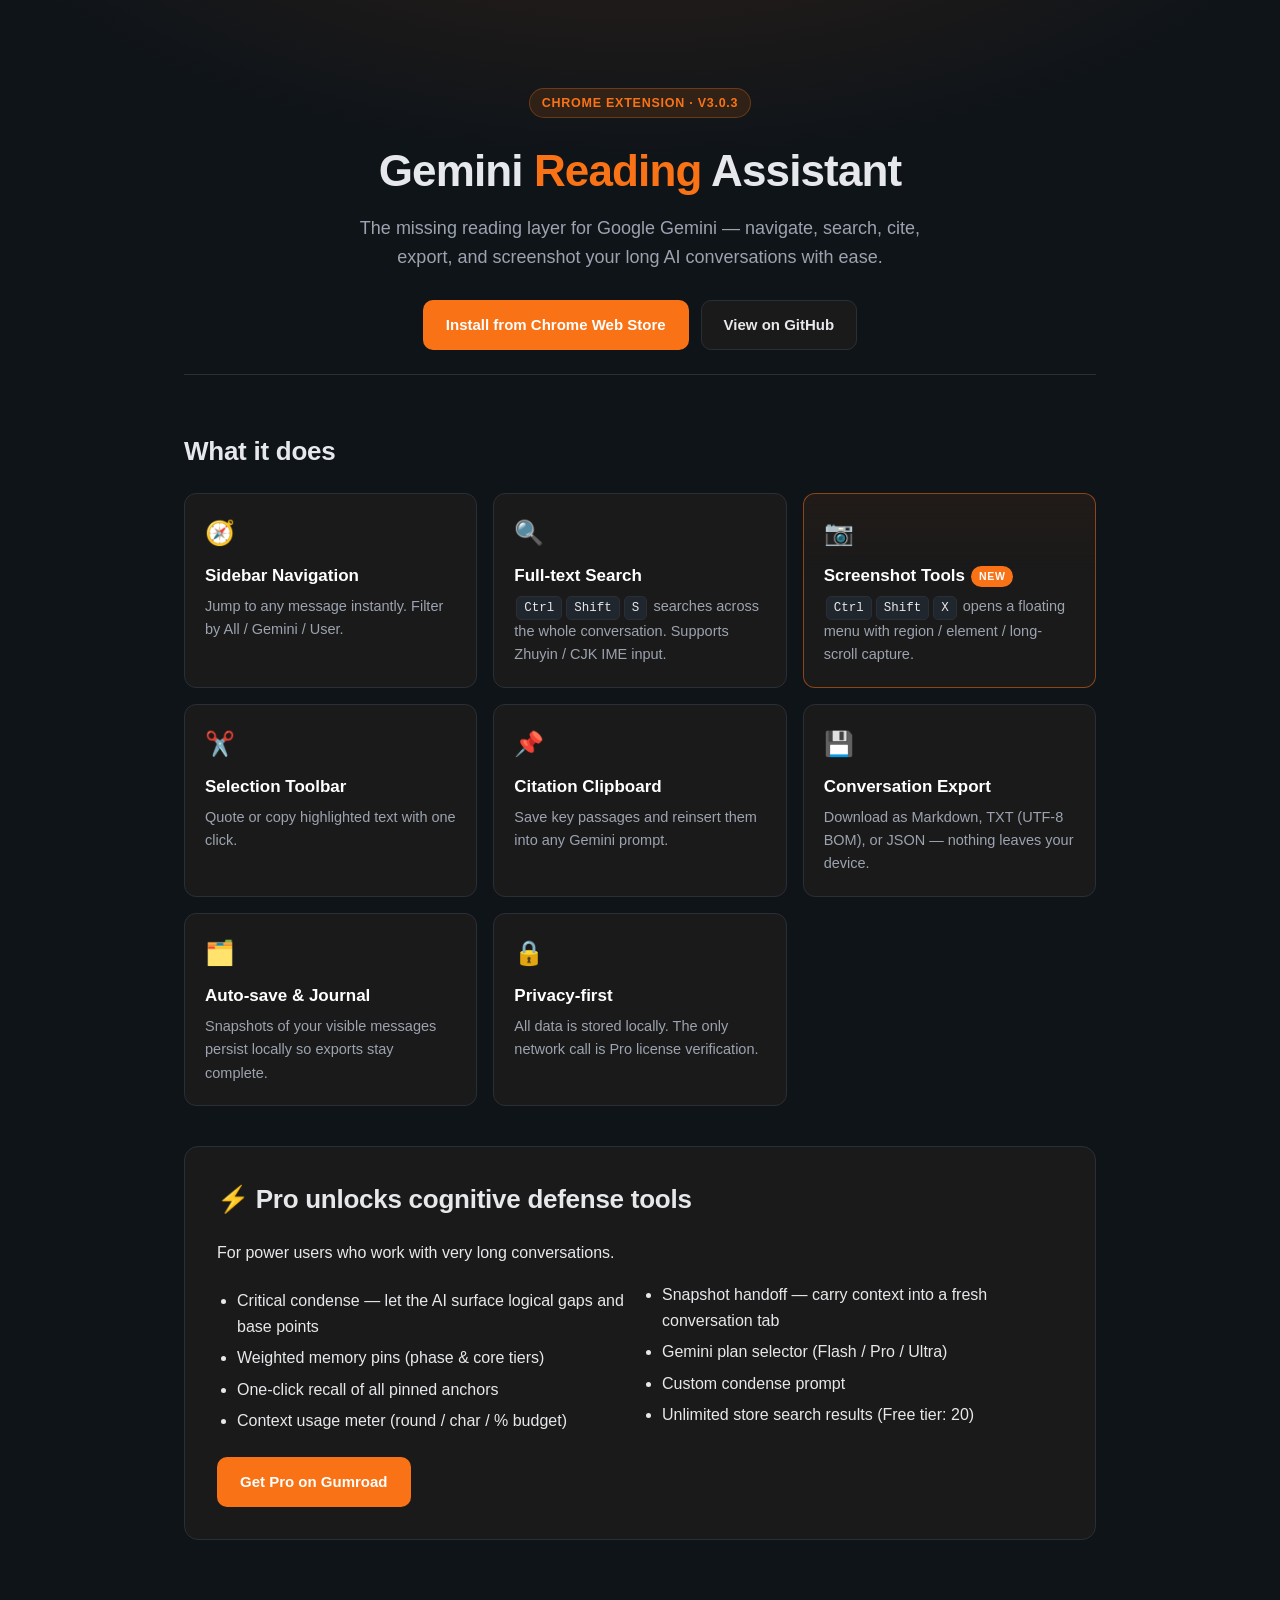
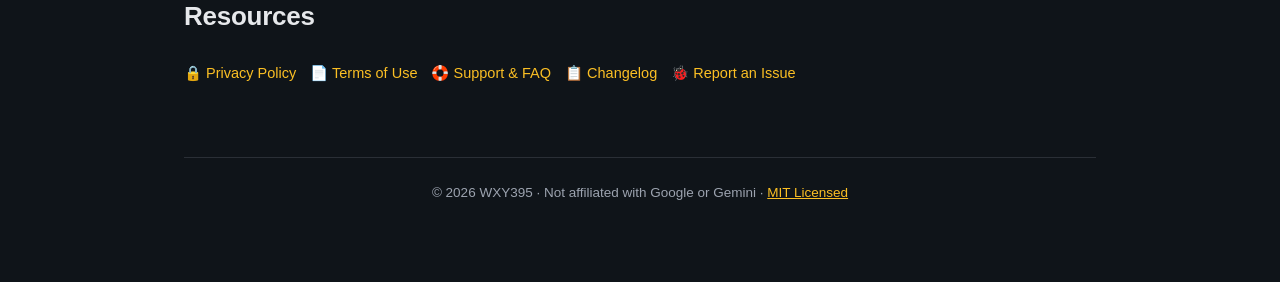
<file: index.html>
<!DOCTYPE html>
<html lang="en">
<head>
<meta charset="UTF-8">
<meta name="viewport" content="width=device-width,initial-scale=1">
<title>Gemini Reading Assistant — A reading layer for Gemini</title>
<meta name="description" content="Chrome extension that adds navigation, search, citation, export, and screenshot tools to your Google Gemini conversations.">
<meta property="og:title" content="Gemini Reading Assistant">
<meta property="og:description" content="A reading layer for Google Gemini — sidebar navigation, full-text search, screenshot tools, and more.">
<meta property="og:type" content="website">
<style>
  :root {
    --bg: #0f1419;
    --panel: #1a1a1a;
    --panel-2: #20262d;
    --border: #2a2f36;
    --text: #e6e8eb;
    --muted: #9ca3af;
    --accent: #f97316;
    --accent-2: #fb923c;
    --link: #fbbf24;
  }
  * { box-sizing: border-box; }
  html, body { margin: 0; padding: 0; }
  body {
    background: radial-gradient(1200px 600px at 50% -200px, rgba(249,115,22,0.15), transparent 60%), var(--bg);
    color: var(--text);
    font-family: -apple-system, BlinkMacSystemFont, "Segoe UI", Roboto, "Helvetica Neue", Arial, "Noto Sans TC", sans-serif;
    line-height: 1.6;
  }
  .wrap { max-width: 960px; margin: 0 auto; padding: 48px 24px 80px; }
  header.hero {
    text-align: center;
    padding: 40px 0 24px;
    border-bottom: 1px solid var(--border);
    margin-bottom: 48px;
  }
  .badge {
    display: inline-block;
    padding: 4px 12px;
    border-radius: 999px;
    background: rgba(249,115,22,0.12);
    color: var(--accent);
    font-size: 12.5px;
    letter-spacing: 0.06em;
    text-transform: uppercase;
    font-weight: 600;
    border: 1px solid rgba(249,115,22,0.3);
  }
  h1 {
    font-size: 44px;
    font-weight: 800;
    margin: 18px 0 8px;
    letter-spacing: -0.02em;
  }
  h1 .accent { color: var(--accent); }
  .tagline {
    font-size: 18px;
    color: var(--muted);
    max-width: 600px;
    margin: 0 auto 28px;
  }
  .cta-row {
    display: flex;
    gap: 12px;
    justify-content: center;
    flex-wrap: wrap;
    margin-top: 20px;
  }
  .btn {
    display: inline-flex;
    align-items: center;
    gap: 8px;
    padding: 12px 22px;
    border-radius: 10px;
    text-decoration: none;
    font-size: 15px;
    font-weight: 600;
    transition: transform 0.1s, background 0.15s;
    border: 1px solid transparent;
  }
  .btn-primary {
    background: var(--accent);
    color: #fff;
  }
  .btn-primary:hover {
    background: var(--accent-2);
    transform: translateY(-1px);
  }
  .btn-secondary {
    background: var(--panel);
    color: var(--text);
    border-color: var(--border);
  }
  .btn-secondary:hover {
    background: var(--panel-2);
    transform: translateY(-1px);
  }

  h2 {
    font-size: 26px;
    margin: 56px 0 20px;
    letter-spacing: -0.01em;
  }
  .features {
    display: grid;
    grid-template-columns: repeat(auto-fit, minmax(260px, 1fr));
    gap: 16px;
  }
  .feature {
    background: var(--panel);
    border: 1px solid var(--border);
    border-radius: 12px;
    padding: 20px;
  }
  .feature .ico {
    font-size: 24px;
    margin-bottom: 10px;
  }
  .feature h3 {
    margin: 4px 0 6px;
    font-size: 17px;
    color: #fff;
  }
  .feature p { margin: 0; color: var(--muted); font-size: 14.5px; }
  .feature.new {
    border-color: rgba(249,115,22,0.5);
    background: linear-gradient(180deg, rgba(249,115,22,0.08) 0%, var(--panel) 40%);
  }
  .feature .new-badge {
    display: inline-block;
    background: var(--accent);
    color: #fff;
    font-size: 10.5px;
    font-weight: 700;
    padding: 2px 8px;
    border-radius: 999px;
    letter-spacing: 0.06em;
    margin-left: 6px;
    vertical-align: middle;
  }

  .pro-section {
    background: var(--panel);
    border: 1px solid var(--border);
    border-radius: 14px;
    padding: 32px;
    margin-top: 40px;
  }
  .pro-section h2 { margin-top: 0; }
  .pro-list { columns: 2; column-gap: 24px; padding-left: 20px; }
  .pro-list li { margin: 6px 0; }
  @media (max-width: 600px) { .pro-list { columns: 1; } }

  .links-row {
    display: flex;
    gap: 14px;
    flex-wrap: wrap;
    margin-top: 24px;
    font-size: 14.5px;
  }
  .links-row a {
    color: var(--link);
    text-decoration: none;
  }
  .links-row a:hover { color: var(--accent); text-decoration: underline; }

  footer {
    margin-top: 72px;
    padding-top: 24px;
    border-top: 1px solid var(--border);
    text-align: center;
    color: var(--muted);
    font-size: 13.5px;
  }
  footer a { color: var(--link); }
  .kbd {
    display: inline-block;
    font-family: ui-monospace, "SF Mono", Consolas, monospace;
    background: var(--panel-2);
    border: 1px solid var(--border);
    border-radius: 5px;
    padding: 1px 7px;
    font-size: 12.5px;
    color: var(--text);
    margin: 0 2px;
  }

  @media (max-width: 600px) {
    h1 { font-size: 30px; }
    .tagline { font-size: 15px; }
    .wrap { padding: 24px 16px 48px; }
  }
</style>
</head>
<body>
<div class="wrap">

  <header class="hero">
    <span class="badge">Chrome Extension · v3.0.3</span>
    <h1>Gemini <span class="accent">Reading</span> Assistant</h1>
    <p class="tagline">
      The missing reading layer for Google Gemini — navigate, search, cite, export,
      and screenshot your long AI conversations with ease.
    </p>
    <div class="cta-row">
      <a class="btn btn-primary"
         href="https://chromewebstore.google.com/detail/gemini-reading-assistant/pkjhdddhfmiobolikabciojnkigjopkg"
         target="_blank" rel="noopener">
        Install from Chrome Web Store
      </a>
      <a class="btn btn-secondary"
         href="https://github.com/WXY395/gemini-reading-assistant"
         target="_blank" rel="noopener">
        View on GitHub
      </a>
    </div>
  </header>

  <h2>What it does</h2>
  <div class="features">
    <div class="feature">
      <div class="ico">🧭</div>
      <h3>Sidebar Navigation</h3>
      <p>Jump to any message instantly. Filter by All / Gemini / User.</p>
    </div>
    <div class="feature">
      <div class="ico">🔍</div>
      <h3>Full-text Search</h3>
      <p><span class="kbd">Ctrl</span><span class="kbd">Shift</span><span class="kbd">S</span> searches across the whole conversation. Supports Zhuyin / CJK IME input.</p>
    </div>
    <div class="feature new">
      <div class="ico">📷</div>
      <h3>Screenshot Tools<span class="new-badge">NEW</span></h3>
      <p><span class="kbd">Ctrl</span><span class="kbd">Shift</span><span class="kbd">X</span> opens a floating menu with region / element / long-scroll capture.</p>
    </div>
    <div class="feature">
      <div class="ico">✂️</div>
      <h3>Selection Toolbar</h3>
      <p>Quote or copy highlighted text with one click.</p>
    </div>
    <div class="feature">
      <div class="ico">📌</div>
      <h3>Citation Clipboard</h3>
      <p>Save key passages and reinsert them into any Gemini prompt.</p>
    </div>
    <div class="feature">
      <div class="ico">💾</div>
      <h3>Conversation Export</h3>
      <p>Download as Markdown, TXT (UTF-8 BOM), or JSON — nothing leaves your device.</p>
    </div>
    <div class="feature">
      <div class="ico">🗂️</div>
      <h3>Auto-save &amp; Journal</h3>
      <p>Snapshots of your visible messages persist locally so exports stay complete.</p>
    </div>
    <div class="feature">
      <div class="ico">🔒</div>
      <h3>Privacy-first</h3>
      <p>All data is stored locally. The only network call is Pro license verification.</p>
    </div>
  </div>

  <div class="pro-section">
    <h2>⚡ Pro unlocks cognitive defense tools</h2>
    <p>For power users who work with very long conversations.</p>
    <ul class="pro-list">
      <li>Critical condense — let the AI surface logical gaps and base points</li>
      <li>Weighted memory pins (phase &amp; core tiers)</li>
      <li>One-click recall of all pinned anchors</li>
      <li>Context usage meter (round / char / % budget)</li>
      <li>Snapshot handoff — carry context into a fresh conversation tab</li>
      <li>Gemini plan selector (Flash / Pro / Ultra)</li>
      <li>Custom condense prompt</li>
      <li>Unlimited store search results (Free tier: 20)</li>
    </ul>
    <div class="cta-row" style="justify-content: flex-start;">
      <a class="btn btn-primary" href="https://gumroad.com/l/hsiowq" target="_blank" rel="noopener">
        Get Pro on Gumroad
      </a>
    </div>
  </div>

  <h2>Resources</h2>
  <div class="links-row">
    <a href="./privacy.html">🔒 Privacy Policy</a>
    <a href="./terms.html">📄 Terms of Use</a>
    <a href="./support.html">🛟 Support &amp; FAQ</a>
    <a href="https://github.com/WXY395/gemini-reading-assistant/blob/main/CHANGELOG.md">📋 Changelog</a>
    <a href="https://github.com/WXY395/gemini-reading-assistant/issues">🐞 Report an Issue</a>
  </div>

  <footer>
    © 2026 WXY395 · Not affiliated with Google or Gemini ·
    <a href="https://github.com/WXY395/gemini-reading-assistant">MIT Licensed</a>
  </footer>
</div>
</body>
</html>
</file>
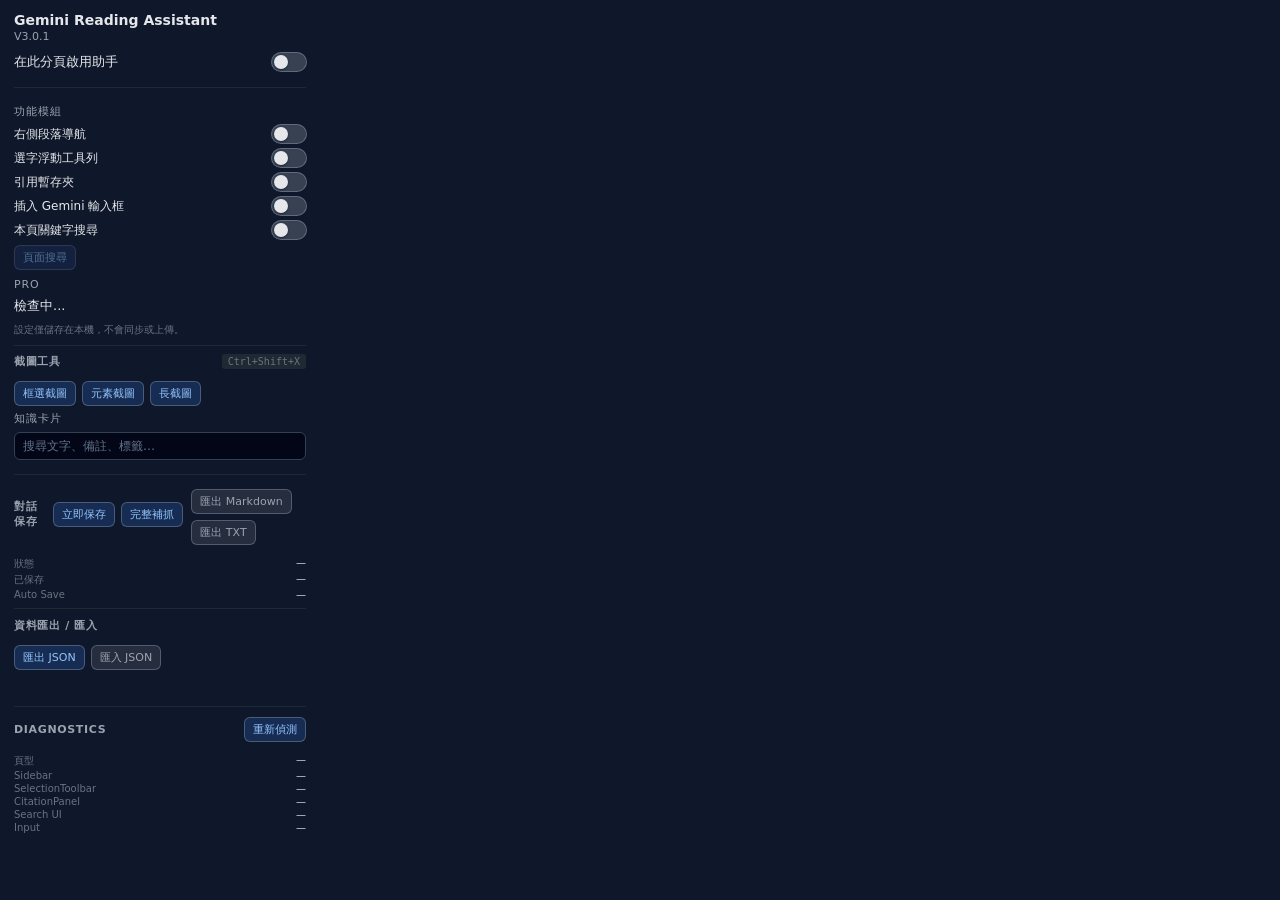
<file: popup.html>
<!DOCTYPE html>
<html lang="zh-Hant">
  <head>
    <meta charset="UTF-8" />
    <title>Gemini Reading Assistant</title>
    <!-- Popup 專用樣式 -->
    <link rel="stylesheet" href="popup.css" />
  </head>
  <body>
    <!--
      Gemini Reading Assistant - Popup
      --------------------------------
      這裡提供簡單的控制面板，占位並連結到 storage。
      V1 僅提供開關類 UI，實際功能由 content script 解讀設定。
    -->

    <header class="gra-popup-header">
      <div class="gra-popup-header__title">Gemini Reading Assistant</div>
      <div class="gra-popup-header__subtitle">V3.0.1</div>
    </header>

    <main class="gra-popup-main">
      <!-- 總開關 -->
      <label class="gra-toggle">
        <span class="gra-toggle__label">在此分頁啟用助手</span>
        <input id="gra-toggle-enabled" type="checkbox" class="gra-toggle__input" />
        <span class="gra-toggle__slider"></span>
      </label>

      <hr class="gra-popup-divider" />

      <!-- 各模組獨立開關（僅設定占位） -->
      <section class="gra-popup-section">
        <div class="gra-popup-section__title">功能模組</div>

        <label class="gra-toggle gra-toggle--sm">
          <span class="gra-toggle__label">右側段落導航</span>
          <input
            id="gra-toggle-sidebar"
            type="checkbox"
            class="gra-toggle__input"
          />
          <span class="gra-toggle__slider"></span>
        </label>

        <label class="gra-toggle gra-toggle--sm">
          <span class="gra-toggle__label">選字浮動工具列</span>
          <input
            id="gra-toggle-selection-toolbar"
            type="checkbox"
            class="gra-toggle__input"
          />
          <span class="gra-toggle__slider"></span>
        </label>

        <label class="gra-toggle gra-toggle--sm">
          <span class="gra-toggle__label">引用暫存夾</span>
          <input
            id="gra-toggle-citation"
            type="checkbox"
            class="gra-toggle__input"
          />
          <span class="gra-toggle__slider"></span>
        </label>

        <label class="gra-toggle gra-toggle--sm">
          <span class="gra-toggle__label">插入 Gemini 輸入框</span>
          <input
            id="gra-toggle-gemini-input"
            type="checkbox"
            class="gra-toggle__input"
          />
          <span class="gra-toggle__slider"></span>
        </label>

        <label class="gra-toggle gra-toggle--sm">
          <span class="gra-toggle__label">本頁關鍵字搜尋</span>
          <input
            id="gra-toggle-page-search"
            type="checkbox"
            class="gra-toggle__input"
          />
          <span class="gra-toggle__slider"></span>
        </label>

        <button
          id="gra-btn-open-search"
          type="button"
          class="gra-popup-btn gra-popup-btn--sm"
          disabled
          title="在頁面上搜尋並高亮文字 (Ctrl+F)"
        >
          頁面搜尋
        </button>
      </section>

      <!-- Pro License -->
      <section class="gra-popup-section" id="gra-license-section">
        <div class="gra-popup-section__title">Pro</div>
        <div id="gra-license-status" class="gra-popup-license__status">檢查中...</div>
        <div id="gra-license-input-row" class="gra-popup-license__row" style="display:none;">
          <input
            id="gra-license-key"
            type="text"
            placeholder="GRA-PRO-XXXXXXXX"
            class="gra-popup-input"
          />
          <button id="gra-btn-activate" type="button" class="gra-popup-btn gra-popup-btn--sm">
            啟用
          </button>
          <a id="gra-get-license-link" href="https://gumroad.com/l/hsiowq" target="_blank" class="gra-popup-link gra-popup-link--pro">取得授權</a>
        </div>
        <div id="gra-license-active-row" class="gra-popup-license__row" style="display:none;">
          <span id="gra-license-active-text"></span>
          <button id="gra-btn-deactivate" type="button" class="gra-popup-btn gra-popup-btn--sm gra-popup-btn--secondary">
            取消授權
          </button>
        </div>
        <div id="gra-plan-selector-row" class="gra-popup-license__row" style="display:none;">
          <label class="gra-popup-label" for="gra-plan-select">Gemini 方案</label>
          <select id="gra-plan-select" class="gra-popup-select">
            <option value="flash-32k">Flash (~32K)</option>
            <option value="pro-128k" selected>Pro (~128K)</option>
            <option value="ultra-1m">Ultra / Advanced (~1M)</option>
          </select>
        </div>
        <div id="gra-condense-prompt-row" class="gra-popup-license__prompt-row" style="display:none;">
          <label class="gra-popup-label" for="gra-condense-prompt">決策濃縮鏡頭</label>
          <textarea
            id="gra-condense-prompt"
            class="gra-popup-textarea"
            rows="3"
            placeholder="留空使用預設（邏輯漏洞 · 反面因素 · 決策基點）"
          ></textarea>
          <div class="gra-popup-hint">校準你的批判鏡頭：法律風險、技術可行性、財務影響、合規要求…</div>
        </div>
      </section>
    </main>

    <footer class="gra-popup-footer">
      <span class="gra-popup-footer__hint">
        設定僅儲存在本機，不會同步或上傳。
      </span>
    </footer>

    <section class="gra-popup-section gra-popup-screenshot">
      <div class="gra-popup-screenshot__header">
        <span class="gra-popup-screenshot__title">截圖工具</span>
        <span class="gra-popup-screenshot__shortcut">Ctrl+Shift+X</span>
      </div>
      <div class="gra-popup-screenshot__actions">
        <button id="gra-btn-ss-region" type="button" class="gra-popup-btn gra-popup-btn--sm">
          框選截圖
        </button>
        <button id="gra-btn-ss-element" type="button" class="gra-popup-btn gra-popup-btn--sm">
          元素截圖
        </button>
        <button id="gra-btn-ss-scroll" type="button" class="gra-popup-btn gra-popup-btn--sm">
          長截圖
        </button>
      </div>
    </section>

    <section class="gra-popup-section gra-popup-cards" aria-label="知識卡片">
      <div class="gra-popup-cards__header">
        <span class="gra-popup-cards__title">知識卡片</span>
      </div>
      <input
        id="gra-cards-search"
        type="search"
        class="gra-popup-cards__search"
        placeholder="搜尋文字、備註、標籤…"
        autocomplete="off"
      />
      <div id="gra-cards-list" class="gra-popup-cards__list"></div>
    </section>

    <section class="gra-popup-section gra-popup-journal">
      <div class="gra-popup-journal__header">
        <span class="gra-popup-journal__title">對話保存</span>
        <div class="gra-popup-journal__actions">
          <button id="gra-btn-save-conversation" type="button" class="gra-popup-btn gra-popup-btn--sm">
            立即保存
          </button>
          <button id="gra-btn-full-backfill" type="button" class="gra-popup-btn gra-popup-btn--sm">
            完整補抓
          </button>
        </div>
        <div class="gra-popup-journal__export">
          <button id="gra-btn-export-md" type="button" class="gra-popup-btn gra-popup-btn--sm gra-popup-btn--secondary">
            匯出 Markdown
          </button>
          <button id="gra-btn-export-txt" type="button" class="gra-popup-btn gra-popup-btn--sm gra-popup-btn--secondary">
            匯出 TXT
          </button>
        </div>
      </div>
      <div id="gra-journal-status" class="gra-popup-journal__status">
        <div class="gra-popup-journal__row">
          <span class="gra-popup-journal__label">狀態</span>
          <span id="gra-journal-status-text" class="gra-popup-journal__value">—</span>
        </div>
        <div class="gra-popup-journal__row">
          <span class="gra-popup-journal__label">已保存</span>
          <span id="gra-journal-saved-count" class="gra-popup-journal__value">—</span>
        </div>
        <div class="gra-popup-journal__row">
          <span class="gra-popup-journal__label">Auto Save</span>
          <span id="gra-auto-save-status" class="gra-popup-journal__value">—</span>
        </div>
      </div>
    </section>

    <section class="gra-popup-section gra-popup-data-io">
      <div class="gra-popup-data-io__header">
        <span class="gra-popup-data-io__title">資料匯出 / 匯入</span>
      </div>
      <div class="gra-popup-data-io__actions">
        <button id="gra-btn-export-data" type="button" class="gra-popup-btn gra-popup-btn--sm">
          匯出 JSON
        </button>
        <button id="gra-btn-import-data" type="button" class="gra-popup-btn gra-popup-btn--sm gra-popup-btn--secondary">
          匯入 JSON
        </button>
        <input id="gra-input-import-file" type="file" accept=".json,application/json" hidden />
      </div>
      <div id="gra-data-io-status" class="gra-popup-data-io__status" aria-live="polite"></div>
    </section>

    <section class="gra-popup-section gra-popup-diagnostics">
      <div class="gra-popup-diagnostics__header">
        <span class="gra-popup-diagnostics__title">Diagnostics</span>
        <button id="gra-btn-refresh-diagnostics" type="button" class="gra-popup-btn gra-popup-btn--sm">
          重新偵測
        </button>
      </div>
      <div id="gra-diagnostics-content" class="gra-popup-diagnostics__content">
        <div class="gra-popup-diagnostics__row">
          <span class="gra-popup-diagnostics__label">頁型</span>
          <span id="gra-diag-page-type" class="gra-popup-diagnostics__value">—</span>
        </div>
        <div class="gra-popup-diagnostics__row">
          <span class="gra-popup-diagnostics__label">Sidebar</span>
          <span id="gra-diag-sidebar" class="gra-popup-diagnostics__value">—</span>
        </div>
        <div class="gra-popup-diagnostics__row">
          <span class="gra-popup-diagnostics__label">SelectionToolbar</span>
          <span id="gra-diag-toolbar" class="gra-popup-diagnostics__value">—</span>
        </div>
        <div class="gra-popup-diagnostics__row">
          <span class="gra-popup-diagnostics__label">CitationPanel</span>
          <span id="gra-diag-citation" class="gra-popup-diagnostics__value">—</span>
        </div>
        <div class="gra-popup-diagnostics__row">
          <span class="gra-popup-diagnostics__label">Search UI</span>
          <span id="gra-diag-search" class="gra-popup-diagnostics__value">—</span>
        </div>
        <div class="gra-popup-diagnostics__row">
          <span class="gra-popup-diagnostics__label">Input</span>
          <span id="gra-diag-input" class="gra-popup-diagnostics__value">—</span>
        </div>
      </div>
    </section>

    <!-- 先載入共用 storage 工具，再載入 popup 腳本 -->
    <script src="utils/storage.js"></script>
    <script src="popup.js"></script>
  </body>
</html>
</file>
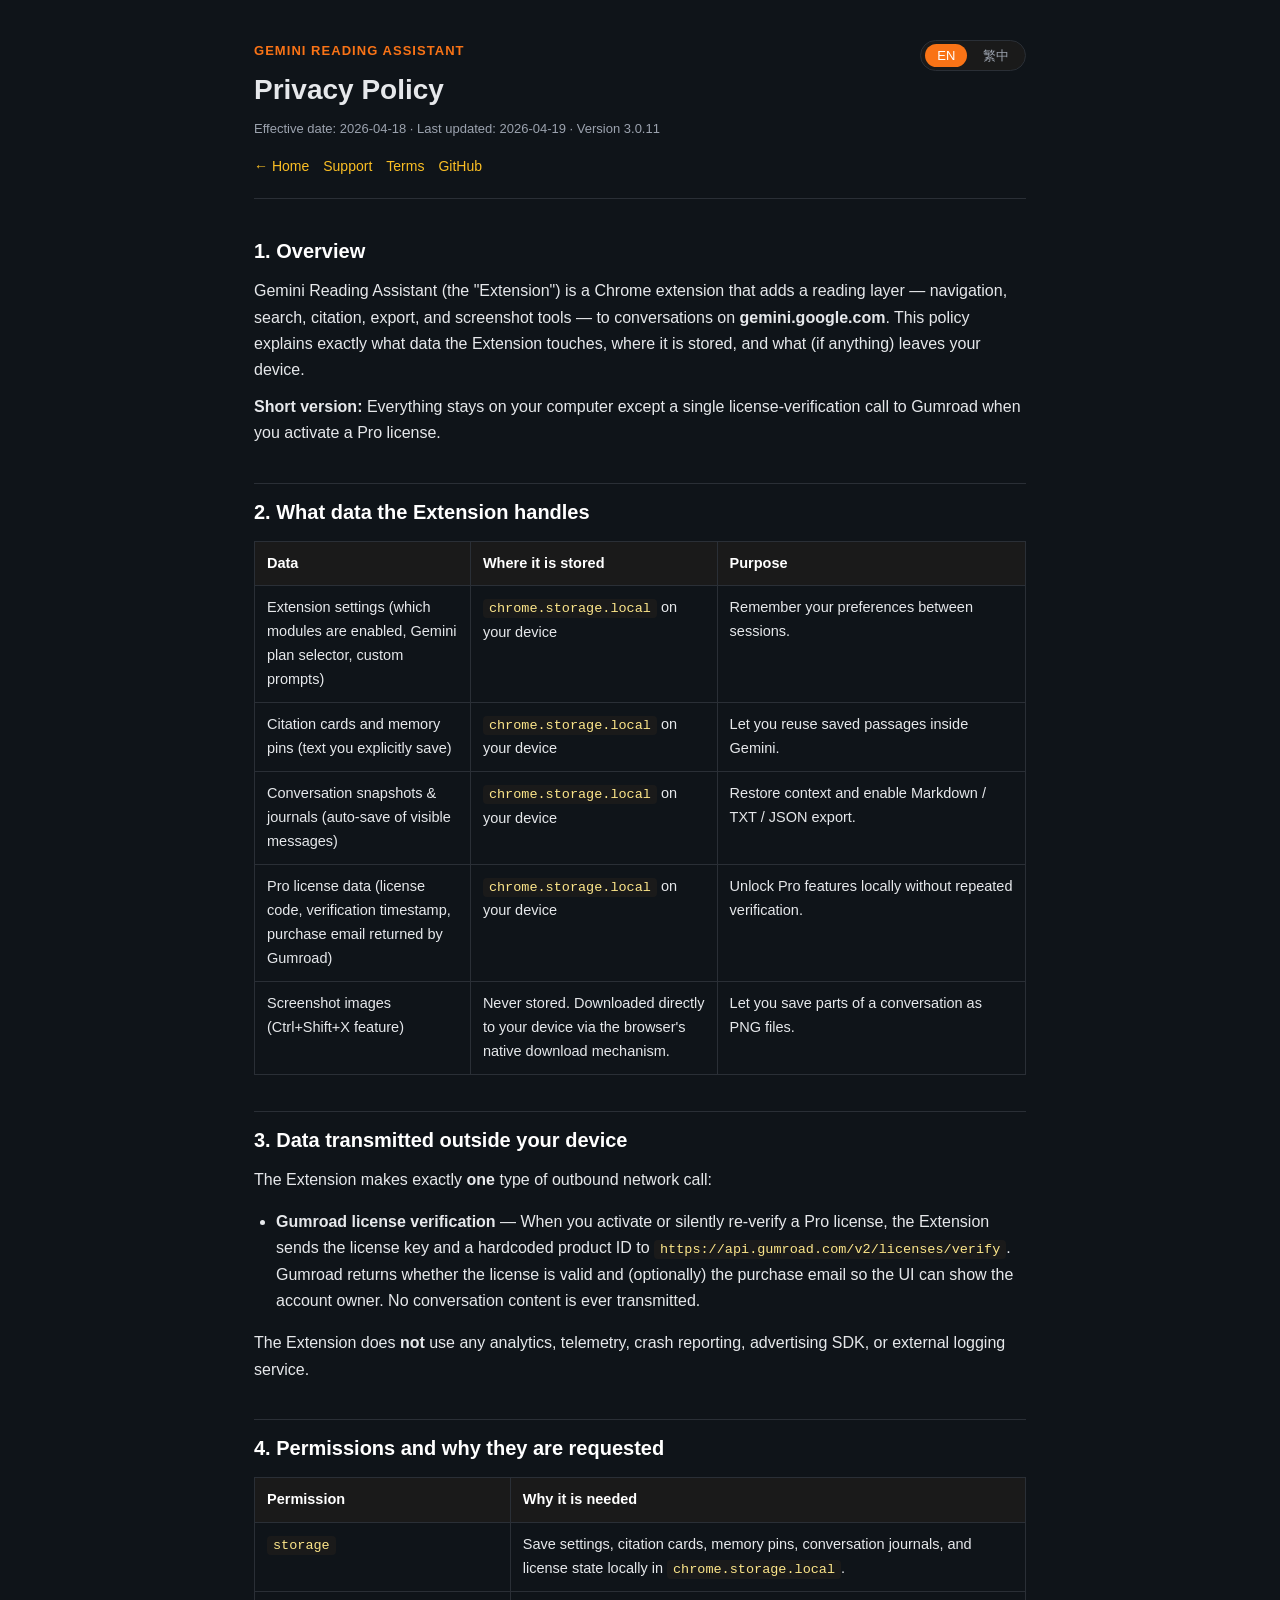
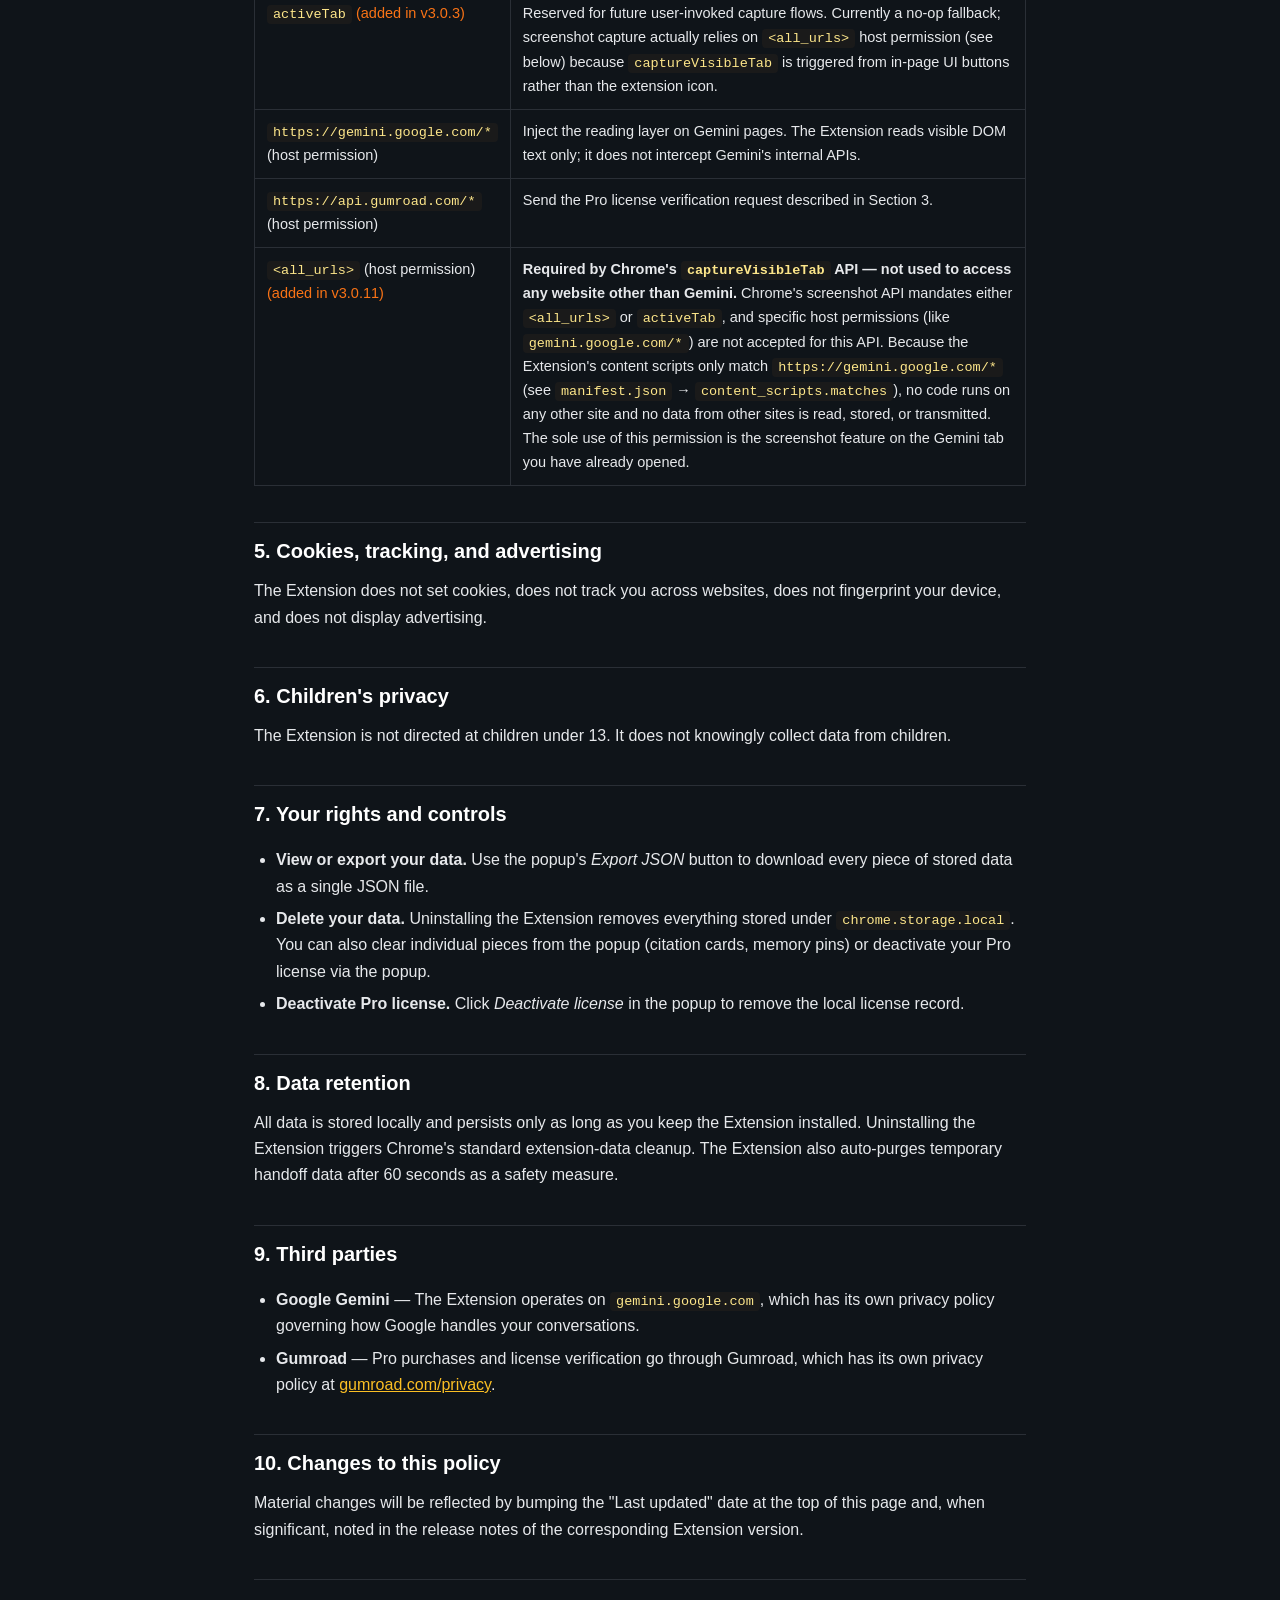
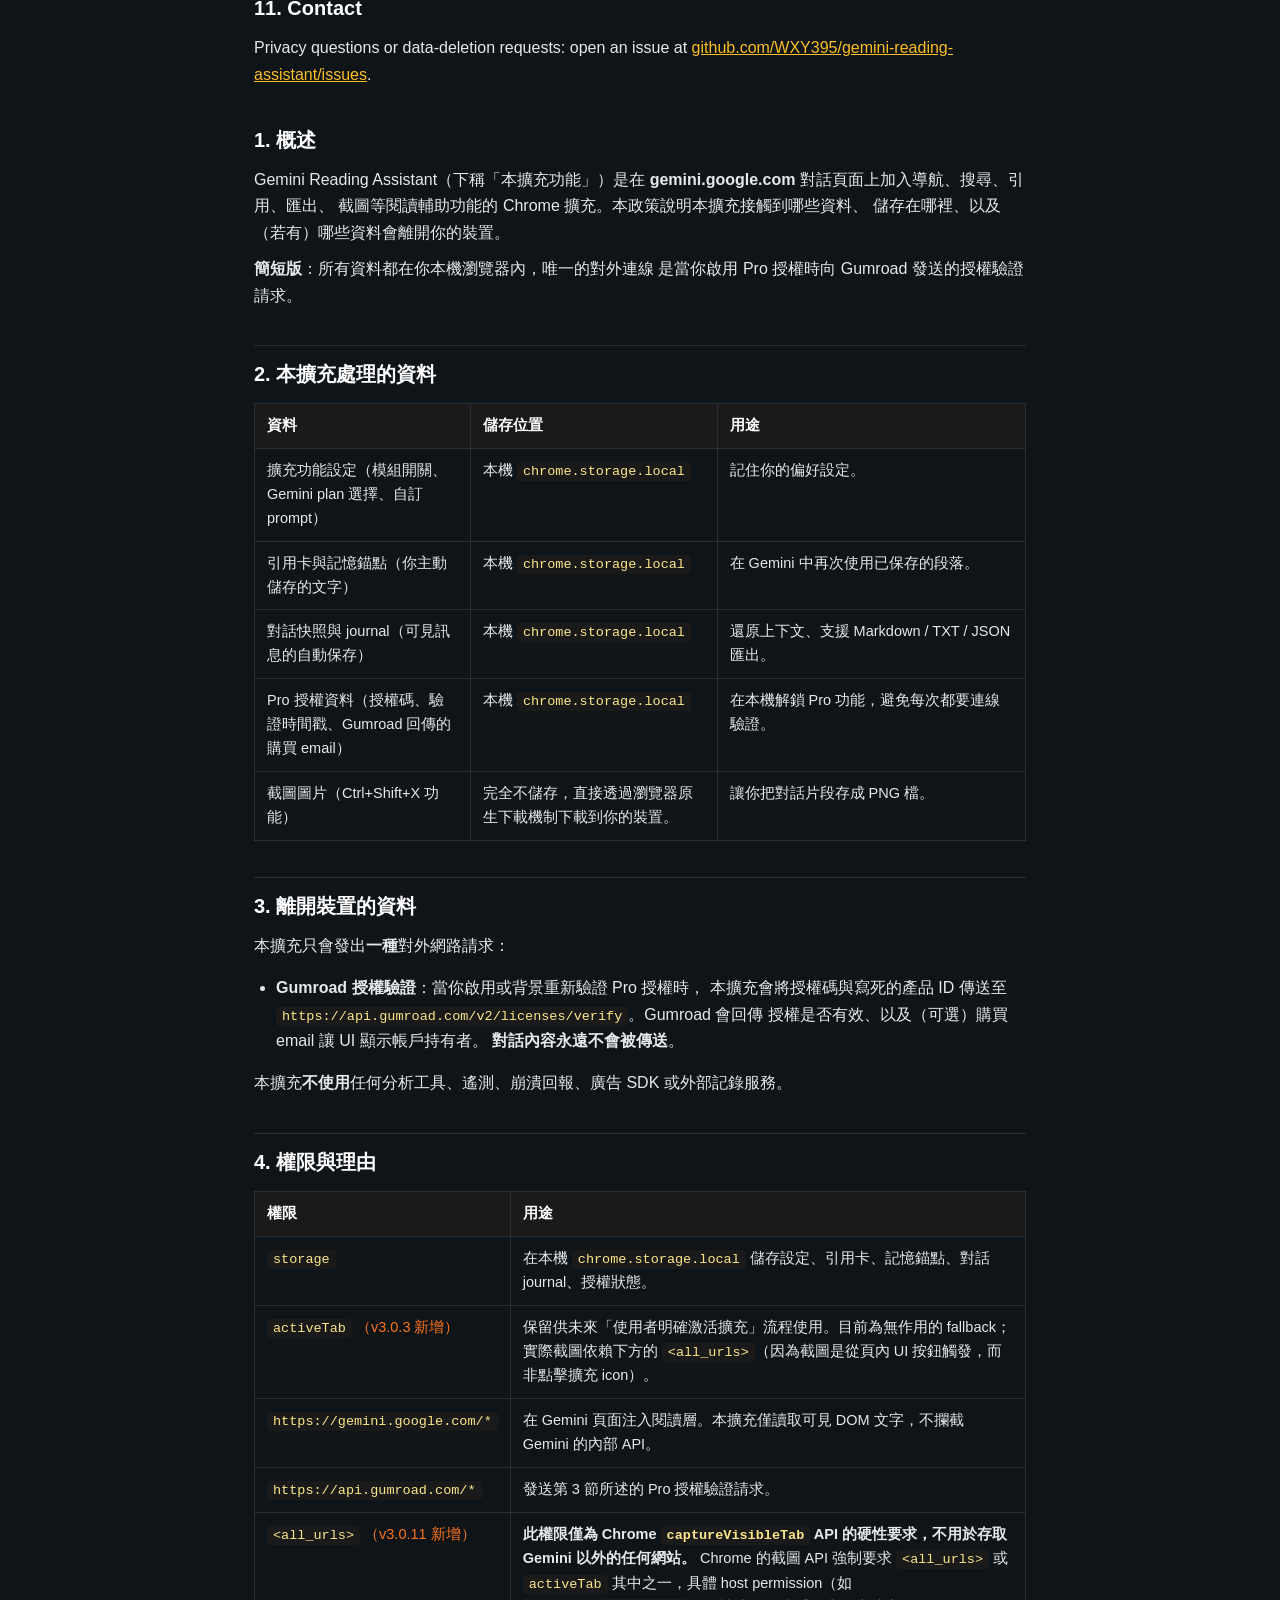
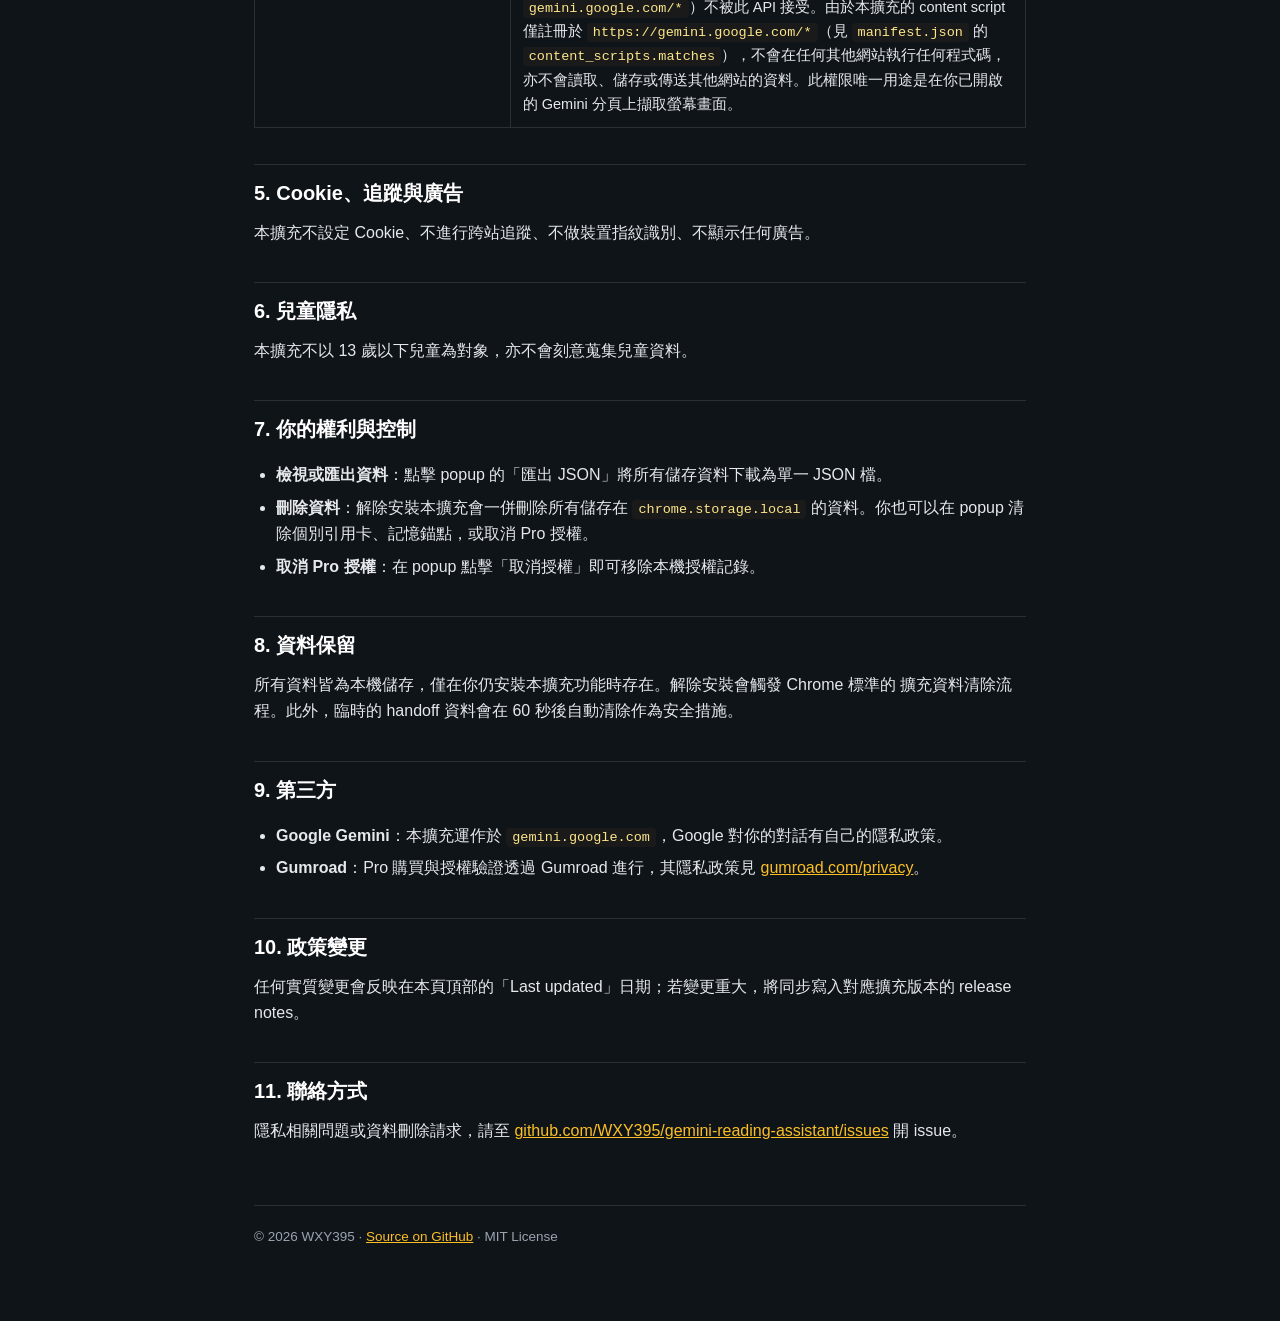
<file: privacy.html>
<!DOCTYPE html>
<html lang="en">
<head>
<meta charset="UTF-8">
<meta name="viewport" content="width=device-width,initial-scale=1">
<title>Privacy Policy — Gemini Reading Assistant</title>
<meta name="description" content="Privacy policy for the Gemini Reading Assistant Chrome extension.">
<style>
  :root {
    --bg: #0f1419;
    --panel: #1a1a1a;
    --border: #2a2f36;
    --text: #e6e8eb;
    --muted: #9ca3af;
    --accent: #f97316;
    --link: #fbbf24;
  }
  * { box-sizing: border-box; }
  html, body { margin: 0; padding: 0; }
  body {
    background: var(--bg);
    color: var(--text);
    font-family: -apple-system, BlinkMacSystemFont, "Segoe UI", Roboto, "Helvetica Neue", Arial, "Noto Sans TC", sans-serif;
    line-height: 1.65;
    font-size: 16px;
  }
  .wrap {
    max-width: 820px;
    margin: 0 auto;
    padding: 40px 24px 80px;
  }
  header {
    border-bottom: 1px solid var(--border);
    padding-bottom: 20px;
    margin-bottom: 32px;
  }
  header .eyebrow {
    color: var(--accent);
    font-size: 13px;
    letter-spacing: 0.08em;
    text-transform: uppercase;
    font-weight: 600;
  }
  header h1 {
    margin: 6px 0 4px;
    font-size: 28px;
    font-weight: 700;
  }
  header .meta {
    color: var(--muted);
    font-size: 13px;
  }
  nav.top {
    margin-top: 16px;
    display: flex;
    gap: 14px;
    flex-wrap: wrap;
    font-size: 14px;
  }
  nav.top a { color: var(--link); text-decoration: none; }
  nav.top a:hover { color: var(--accent); text-decoration: underline; }

  h2 {
    color: #fff;
    font-size: 20px;
    margin-top: 36px;
    margin-bottom: 10px;
    padding-top: 12px;
    border-top: 1px solid var(--border);
  }
  h2:first-of-type { border-top: none; padding-top: 0; }
  h3 { color: #fff; font-size: 16px; margin-top: 20px; margin-bottom: 6px; }
  p { margin: 10px 0; }
  ul { padding-left: 22px; }
  li { margin: 6px 0; }
  a { color: var(--link); }
  a:hover { color: var(--accent); }
  code {
    background: var(--panel);
    padding: 2px 6px;
    border-radius: 4px;
    font-size: 13.5px;
    color: #fde68a;
  }
  table {
    width: 100%;
    border-collapse: collapse;
    margin: 12px 0;
    font-size: 14.5px;
  }
  th, td {
    border: 1px solid var(--border);
    padding: 10px 12px;
    text-align: left;
    vertical-align: top;
  }
  th { background: var(--panel); color: #fff; }
  .lang-switch {
    position: sticky;
    top: 10px;
    float: right;
    background: var(--panel);
    border: 1px solid var(--border);
    padding: 4px;
    border-radius: 999px;
    font-size: 13px;
  }
  .lang-switch a {
    padding: 4px 12px;
    border-radius: 999px;
    text-decoration: none;
    color: var(--muted);
  }
  .lang-switch a.active { background: var(--accent); color: #fff; }
  footer {
    margin-top: 60px;
    padding-top: 20px;
    border-top: 1px solid var(--border);
    color: var(--muted);
    font-size: 13.5px;
  }
  @media (max-width: 600px) {
    .wrap { padding: 24px 16px 60px; }
    .lang-switch { position: static; float: none; display: inline-block; margin-bottom: 12px; }
    header h1 { font-size: 22px; }
  }
</style>
</head>
<body>
<div class="wrap">
  <div class="lang-switch">
    <a href="#en" class="active">EN</a>
    <a href="#zh">繁中</a>
  </div>

  <header>
    <div class="eyebrow">Gemini Reading Assistant</div>
    <h1>Privacy Policy</h1>
    <div class="meta">Effective date: 2026-04-18 · Last updated: 2026-04-19 · Version 3.0.11</div>
    <nav class="top">
      <a href="./index.html">← Home</a>
      <a href="./support.html">Support</a>
      <a href="./terms.html">Terms</a>
      <a href="https://github.com/WXY395/gemini-reading-assistant">GitHub</a>
    </nav>
  </header>

  <!-- ============ ENGLISH ============ -->
  <section id="en">
    <h2>1. Overview</h2>
    <p>
      Gemini Reading Assistant (the "Extension") is a Chrome extension that adds
      a reading layer — navigation, search, citation, export, and screenshot tools —
      to conversations on <strong>gemini.google.com</strong>. This policy explains
      exactly what data the Extension touches, where it is stored, and what (if
      anything) leaves your device.
    </p>
    <p><strong>Short version:</strong> Everything stays on your computer except a
    single license-verification call to Gumroad when you activate a Pro license.</p>

    <h2>2. What data the Extension handles</h2>
    <table>
      <thead>
        <tr>
          <th style="width: 28%">Data</th>
          <th style="width: 32%">Where it is stored</th>
          <th>Purpose</th>
        </tr>
      </thead>
      <tbody>
        <tr>
          <td>Extension settings (which modules are enabled, Gemini plan selector, custom prompts)</td>
          <td><code>chrome.storage.local</code> on your device</td>
          <td>Remember your preferences between sessions.</td>
        </tr>
        <tr>
          <td>Citation cards and memory pins (text you explicitly save)</td>
          <td><code>chrome.storage.local</code> on your device</td>
          <td>Let you reuse saved passages inside Gemini.</td>
        </tr>
        <tr>
          <td>Conversation snapshots & journals (auto-save of visible messages)</td>
          <td><code>chrome.storage.local</code> on your device</td>
          <td>Restore context and enable Markdown / TXT / JSON export.</td>
        </tr>
        <tr>
          <td>Pro license data (license code, verification timestamp, purchase email returned by Gumroad)</td>
          <td><code>chrome.storage.local</code> on your device</td>
          <td>Unlock Pro features locally without repeated verification.</td>
        </tr>
        <tr>
          <td>Screenshot images (Ctrl+Shift+X feature)</td>
          <td>Never stored. Downloaded directly to your device via the browser's native download mechanism.</td>
          <td>Let you save parts of a conversation as PNG files.</td>
        </tr>
      </tbody>
    </table>

    <h2>3. Data transmitted outside your device</h2>
    <p>The Extension makes exactly <strong>one</strong> type of outbound network call:</p>
    <ul>
      <li>
        <strong>Gumroad license verification</strong> — When you activate or silently
        re-verify a Pro license, the Extension sends the license key and a hardcoded
        product ID to <code>https://api.gumroad.com/v2/licenses/verify</code>.
        Gumroad returns whether the license is valid and (optionally) the purchase
        email so the UI can show the account owner. No conversation content is
        ever transmitted.
      </li>
    </ul>
    <p>The Extension does <strong>not</strong> use any analytics, telemetry,
    crash reporting, advertising SDK, or external logging service.</p>

    <h2>4. Permissions and why they are requested</h2>
    <table>
      <thead>
        <tr>
          <th style="width: 28%">Permission</th>
          <th>Why it is needed</th>
        </tr>
      </thead>
      <tbody>
        <tr>
          <td><code>storage</code></td>
          <td>Save settings, citation cards, memory pins, conversation journals, and license state locally in <code>chrome.storage.local</code>.</td>
        </tr>
        <tr>
          <td><code>activeTab</code> <span style="color:var(--accent)">(added in v3.0.3)</span></td>
          <td>Reserved for future user-invoked capture flows. Currently a no-op fallback; screenshot capture actually relies on <code>&lt;all_urls&gt;</code> host permission (see below) because <code>captureVisibleTab</code> is triggered from in-page UI buttons rather than the extension icon.</td>
        </tr>
        <tr>
          <td><code>https://gemini.google.com/*</code> (host permission)</td>
          <td>Inject the reading layer on Gemini pages. The Extension reads visible DOM text only; it does not intercept Gemini's internal APIs.</td>
        </tr>
        <tr>
          <td><code>https://api.gumroad.com/*</code> (host permission)</td>
          <td>Send the Pro license verification request described in Section 3.</td>
        </tr>
        <tr>
          <td><code>&lt;all_urls&gt;</code> (host permission) <span style="color:var(--accent)">(added in v3.0.11)</span></td>
          <td><strong>Required by Chrome's <code>captureVisibleTab</code> API — not used to access any website other than Gemini.</strong> Chrome's screenshot API mandates either <code>&lt;all_urls&gt;</code> or <code>activeTab</code>, and specific host permissions (like <code>gemini.google.com/*</code>) are not accepted for this API. Because the Extension's content scripts only match <code>https://gemini.google.com/*</code> (see <code>manifest.json</code> → <code>content_scripts.matches</code>), no code runs on any other site and no data from other sites is read, stored, or transmitted. The sole use of this permission is the screenshot feature on the Gemini tab you have already opened.</td>
        </tr>
      </tbody>
    </table>

    <h2>5. Cookies, tracking, and advertising</h2>
    <p>
      The Extension does not set cookies, does not track you across websites,
      does not fingerprint your device, and does not display advertising.
    </p>

    <h2>6. Children's privacy</h2>
    <p>
      The Extension is not directed at children under 13. It does not knowingly
      collect data from children.
    </p>

    <h2>7. Your rights and controls</h2>
    <ul>
      <li><strong>View or export your data.</strong> Use the popup's
        <em>Export JSON</em> button to download every piece of stored data as a
        single JSON file.</li>
      <li><strong>Delete your data.</strong> Uninstalling the Extension removes
        everything stored under <code>chrome.storage.local</code>. You can also
        clear individual pieces from the popup (citation cards, memory pins) or
        deactivate your Pro license via the popup.</li>
      <li><strong>Deactivate Pro license.</strong> Click <em>Deactivate license</em>
        in the popup to remove the local license record.</li>
    </ul>

    <h2>8. Data retention</h2>
    <p>
      All data is stored locally and persists only as long as you keep the
      Extension installed. Uninstalling the Extension triggers Chrome's standard
      extension-data cleanup. The Extension also auto-purges temporary handoff
      data after 60 seconds as a safety measure.
    </p>

    <h2>9. Third parties</h2>
    <ul>
      <li>
        <strong>Google Gemini</strong> — The Extension operates on
        <code>gemini.google.com</code>, which has its own privacy policy governing
        how Google handles your conversations.
      </li>
      <li>
        <strong>Gumroad</strong> — Pro purchases and license verification go
        through Gumroad, which has its own privacy policy at
        <a href="https://gumroad.com/privacy">gumroad.com/privacy</a>.
      </li>
    </ul>

    <h2>10. Changes to this policy</h2>
    <p>
      Material changes will be reflected by bumping the "Last updated" date at
      the top of this page and, when significant, noted in the release notes of
      the corresponding Extension version.
    </p>

    <h2>11. Contact</h2>
    <p>
      Privacy questions or data-deletion requests: open an issue at
      <a href="https://github.com/WXY395/gemini-reading-assistant/issues">
      github.com/WXY395/gemini-reading-assistant/issues</a>.
    </p>
  </section>

  <!-- ============ 繁體中文 ============ -->
  <section id="zh">
    <h2>1. 概述</h2>
    <p>
      Gemini Reading Assistant（下稱「本擴充功能」）是在
      <strong>gemini.google.com</strong> 對話頁面上加入導航、搜尋、引用、匯出、
      截圖等閱讀輔助功能的 Chrome 擴充。本政策說明本擴充接觸到哪些資料、
      儲存在哪裡、以及（若有）哪些資料會離開你的裝置。
    </p>
    <p><strong>簡短版</strong>：所有資料都在你本機瀏覽器內，唯一的對外連線
    是當你啟用 Pro 授權時向 Gumroad 發送的授權驗證請求。</p>

    <h2>2. 本擴充處理的資料</h2>
    <table>
      <thead>
        <tr><th style="width:28%">資料</th><th style="width:32%">儲存位置</th><th>用途</th></tr>
      </thead>
      <tbody>
        <tr>
          <td>擴充功能設定（模組開關、Gemini plan 選擇、自訂 prompt）</td>
          <td>本機 <code>chrome.storage.local</code></td>
          <td>記住你的偏好設定。</td>
        </tr>
        <tr>
          <td>引用卡與記憶錨點（你主動儲存的文字）</td>
          <td>本機 <code>chrome.storage.local</code></td>
          <td>在 Gemini 中再次使用已保存的段落。</td>
        </tr>
        <tr>
          <td>對話快照與 journal（可見訊息的自動保存）</td>
          <td>本機 <code>chrome.storage.local</code></td>
          <td>還原上下文、支援 Markdown / TXT / JSON 匯出。</td>
        </tr>
        <tr>
          <td>Pro 授權資料（授權碼、驗證時間戳、Gumroad 回傳的購買 email）</td>
          <td>本機 <code>chrome.storage.local</code></td>
          <td>在本機解鎖 Pro 功能，避免每次都要連線驗證。</td>
        </tr>
        <tr>
          <td>截圖圖片（Ctrl+Shift+X 功能）</td>
          <td>完全不儲存，直接透過瀏覽器原生下載機制下載到你的裝置。</td>
          <td>讓你把對話片段存成 PNG 檔。</td>
        </tr>
      </tbody>
    </table>

    <h2>3. 離開裝置的資料</h2>
    <p>本擴充只會發出<strong>一種</strong>對外網路請求：</p>
    <ul>
      <li>
        <strong>Gumroad 授權驗證</strong>：當你啟用或背景重新驗證 Pro 授權時，
        本擴充會將授權碼與寫死的產品 ID 傳送至
        <code>https://api.gumroad.com/v2/licenses/verify</code>。Gumroad 會回傳
        授權是否有效、以及（可選）購買 email 讓 UI 顯示帳戶持有者。
        <strong>對話內容永遠不會被傳送</strong>。
      </li>
    </ul>
    <p>本擴充<strong>不使用</strong>任何分析工具、遙測、崩潰回報、廣告 SDK 或外部記錄服務。</p>

    <h2>4. 權限與理由</h2>
    <table>
      <thead><tr><th style="width:28%">權限</th><th>用途</th></tr></thead>
      <tbody>
        <tr>
          <td><code>storage</code></td>
          <td>在本機 <code>chrome.storage.local</code> 儲存設定、引用卡、記憶錨點、對話 journal、授權狀態。</td>
        </tr>
        <tr>
          <td><code>activeTab</code> <span style="color:var(--accent)">（v3.0.3 新增）</span></td>
          <td>保留供未來「使用者明確激活擴充」流程使用。目前為無作用的 fallback；實際截圖依賴下方的 <code>&lt;all_urls&gt;</code>（因為截圖是從頁內 UI 按鈕觸發，而非點擊擴充 icon）。</td>
        </tr>
        <tr>
          <td><code>https://gemini.google.com/*</code></td>
          <td>在 Gemini 頁面注入閱讀層。本擴充僅讀取可見 DOM 文字，不攔截 Gemini 的內部 API。</td>
        </tr>
        <tr>
          <td><code>https://api.gumroad.com/*</code></td>
          <td>發送第 3 節所述的 Pro 授權驗證請求。</td>
        </tr>
        <tr>
          <td><code>&lt;all_urls&gt;</code> <span style="color:var(--accent)">（v3.0.11 新增）</span></td>
          <td><strong>此權限僅為 Chrome <code>captureVisibleTab</code> API 的硬性要求，不用於存取 Gemini 以外的任何網站。</strong> Chrome 的截圖 API 強制要求 <code>&lt;all_urls&gt;</code> 或 <code>activeTab</code> 其中之一，具體 host permission（如 <code>gemini.google.com/*</code>）不被此 API 接受。由於本擴充的 content script 僅註冊於 <code>https://gemini.google.com/*</code>（見 <code>manifest.json</code> 的 <code>content_scripts.matches</code>），不會在任何其他網站執行任何程式碼，亦不會讀取、儲存或傳送其他網站的資料。此權限唯一用途是在你已開啟的 Gemini 分頁上擷取螢幕畫面。</td>
        </tr>
      </tbody>
    </table>

    <h2>5. Cookie、追蹤與廣告</h2>
    <p>本擴充不設定 Cookie、不進行跨站追蹤、不做裝置指紋識別、不顯示任何廣告。</p>

    <h2>6. 兒童隱私</h2>
    <p>本擴充不以 13 歲以下兒童為對象，亦不會刻意蒐集兒童資料。</p>

    <h2>7. 你的權利與控制</h2>
    <ul>
      <li><strong>檢視或匯出資料</strong>：點擊 popup 的「匯出 JSON」將所有儲存資料下載為單一 JSON 檔。</li>
      <li><strong>刪除資料</strong>：解除安裝本擴充會一併刪除所有儲存在 <code>chrome.storage.local</code> 的資料。你也可以在 popup 清除個別引用卡、記憶錨點，或取消 Pro 授權。</li>
      <li><strong>取消 Pro 授權</strong>：在 popup 點擊「取消授權」即可移除本機授權記錄。</li>
    </ul>

    <h2>8. 資料保留</h2>
    <p>
      所有資料皆為本機儲存，僅在你仍安裝本擴充功能時存在。解除安裝會觸發 Chrome 標準的
      擴充資料清除流程。此外，臨時的 handoff 資料會在 60 秒後自動清除作為安全措施。
    </p>

    <h2>9. 第三方</h2>
    <ul>
      <li><strong>Google Gemini</strong>：本擴充運作於 <code>gemini.google.com</code>，Google 對你的對話有自己的隱私政策。</li>
      <li><strong>Gumroad</strong>：Pro 購買與授權驗證透過 Gumroad 進行，其隱私政策見 <a href="https://gumroad.com/privacy">gumroad.com/privacy</a>。</li>
    </ul>

    <h2>10. 政策變更</h2>
    <p>
      任何實質變更會反映在本頁頂部的「Last updated」日期；若變更重大，將同步寫入對應擴充版本的 release notes。
    </p>

    <h2>11. 聯絡方式</h2>
    <p>
      隱私相關問題或資料刪除請求，請至
      <a href="https://github.com/WXY395/gemini-reading-assistant/issues">
      github.com/WXY395/gemini-reading-assistant/issues</a> 開 issue。
    </p>
  </section>

  <footer>
    © 2026 WXY395 · <a href="https://github.com/WXY395/gemini-reading-assistant">Source on GitHub</a> · MIT License
  </footer>
</div>
</body>
</html>
</file>
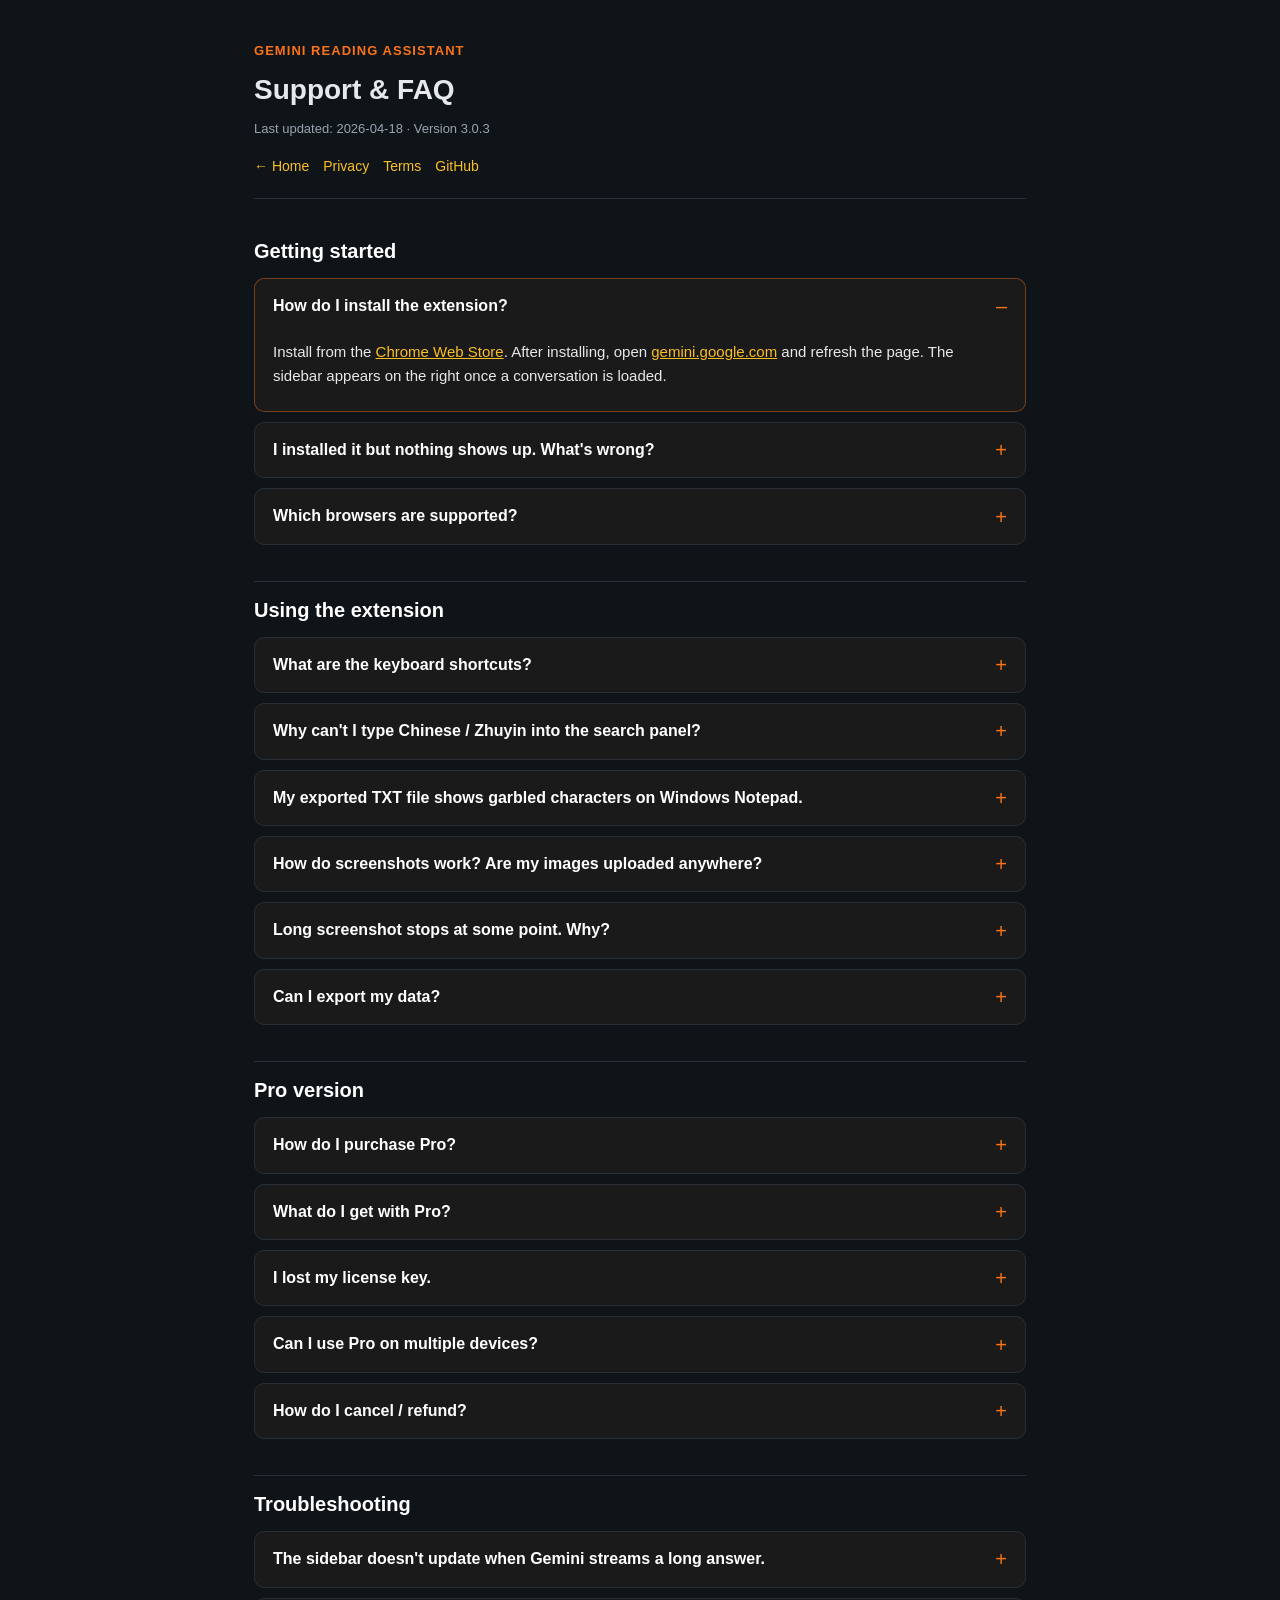
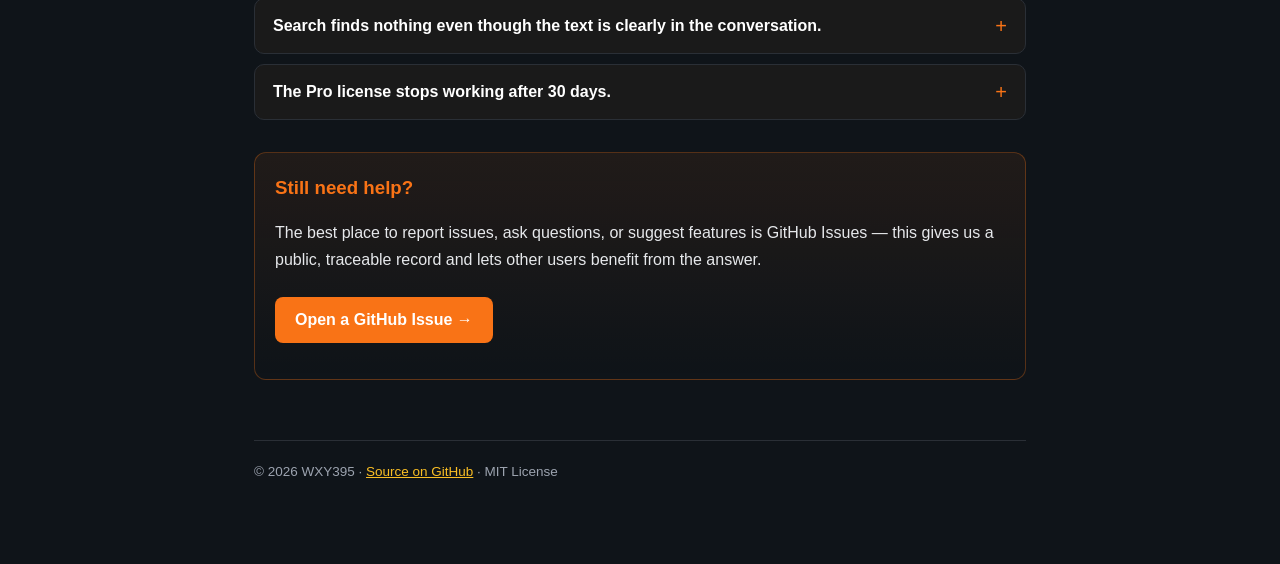
<file: support.html>
<!DOCTYPE html>
<html lang="en">
<head>
<meta charset="UTF-8">
<meta name="viewport" content="width=device-width,initial-scale=1">
<title>Support &amp; FAQ — Gemini Reading Assistant</title>
<meta name="description" content="Frequently asked questions and support for the Gemini Reading Assistant Chrome extension.">
<style>
  :root {
    --bg: #0f1419;
    --panel: #1a1a1a;
    --panel-2: #20262d;
    --border: #2a2f36;
    --text: #e6e8eb;
    --muted: #9ca3af;
    --accent: #f97316;
    --link: #fbbf24;
  }
  * { box-sizing: border-box; }
  html, body { margin: 0; padding: 0; }
  body {
    background: var(--bg);
    color: var(--text);
    font-family: -apple-system, BlinkMacSystemFont, "Segoe UI", Roboto, "Helvetica Neue", Arial, "Noto Sans TC", sans-serif;
    line-height: 1.65;
  }
  .wrap { max-width: 820px; margin: 0 auto; padding: 40px 24px 80px; }
  header {
    border-bottom: 1px solid var(--border);
    padding-bottom: 20px;
    margin-bottom: 32px;
  }
  header .eyebrow {
    color: var(--accent);
    font-size: 13px;
    letter-spacing: 0.08em;
    text-transform: uppercase;
    font-weight: 600;
  }
  header h1 { margin: 6px 0 4px; font-size: 28px; font-weight: 700; }
  header .meta { color: var(--muted); font-size: 13px; }
  nav.top {
    margin-top: 16px;
    display: flex;
    gap: 14px;
    flex-wrap: wrap;
    font-size: 14px;
  }
  nav.top a { color: var(--link); text-decoration: none; }
  nav.top a:hover { color: var(--accent); text-decoration: underline; }

  h2 {
    color: #fff;
    font-size: 20px;
    margin-top: 36px;
    margin-bottom: 10px;
    padding-top: 12px;
    border-top: 1px solid var(--border);
  }
  h2:first-of-type { border-top: none; padding-top: 0; }

  details {
    background: var(--panel);
    border: 1px solid var(--border);
    border-radius: 10px;
    margin: 10px 0;
    padding: 0;
  }
  details[open] { border-color: rgba(249,115,22,0.4); }
  summary {
    cursor: pointer;
    padding: 14px 18px;
    font-weight: 600;
    color: #fff;
    list-style: none;
    position: relative;
  }
  summary::-webkit-details-marker { display: none; }
  summary::after {
    content: "+";
    position: absolute;
    right: 18px;
    top: 50%;
    transform: translateY(-50%);
    color: var(--accent);
    font-size: 20px;
    font-weight: 400;
  }
  details[open] summary::after { content: "–"; }
  details .body {
    padding: 0 18px 16px;
    color: var(--text);
    font-size: 15px;
  }
  details .body p { margin: 6px 0; }
  details .body code {
    background: var(--panel-2);
    padding: 2px 6px;
    border-radius: 4px;
    font-size: 13.5px;
    color: #fde68a;
  }
  details .body ul { padding-left: 22px; }

  .kbd {
    display: inline-block;
    font-family: ui-monospace, "SF Mono", Consolas, monospace;
    background: var(--panel-2);
    border: 1px solid var(--border);
    border-radius: 5px;
    padding: 1px 7px;
    font-size: 12.5px;
    color: var(--text);
    margin: 0 2px;
  }
  a { color: var(--link); }
  a:hover { color: var(--accent); }

  .contact-box {
    background: linear-gradient(180deg, rgba(249,115,22,0.08), transparent);
    border: 1px solid rgba(249,115,22,0.3);
    border-radius: 12px;
    padding: 20px;
    margin-top: 32px;
  }
  .contact-box h3 { margin: 0 0 6px; color: var(--accent); }

  footer {
    margin-top: 60px;
    padding-top: 20px;
    border-top: 1px solid var(--border);
    color: var(--muted);
    font-size: 13.5px;
  }

  @media (max-width: 600px) {
    .wrap { padding: 24px 16px 60px; }
    header h1 { font-size: 22px; }
  }
</style>
</head>
<body>
<div class="wrap">
  <header>
    <div class="eyebrow">Gemini Reading Assistant</div>
    <h1>Support &amp; FAQ</h1>
    <div class="meta">Last updated: 2026-04-18 · Version 3.0.3</div>
    <nav class="top">
      <a href="./index.html">← Home</a>
      <a href="./privacy.html">Privacy</a>
      <a href="./terms.html">Terms</a>
      <a href="https://github.com/WXY395/gemini-reading-assistant">GitHub</a>
    </nav>
  </header>

  <h2>Getting started</h2>

  <details open>
    <summary>How do I install the extension?</summary>
    <div class="body">
      <p>Install from the
        <a href="https://chromewebstore.google.com/detail/gemini-reading-assistant/pkjhdddhfmiobolikabciojnkigjopkg">Chrome Web Store</a>.
        After installing, open <a href="https://gemini.google.com">gemini.google.com</a> and refresh the page. The sidebar appears on the right once a conversation is loaded.</p>
    </div>
  </details>

  <details>
    <summary>I installed it but nothing shows up. What's wrong?</summary>
    <div class="body">
      <ul>
        <li>Make sure you are on <code>gemini.google.com</code> (not bard.google.com or another URL).</li>
        <li>Refresh the page after installing or after updating the extension.</li>
        <li>Click the extension icon and confirm the master toggle ("Enable on this tab") is ON.</li>
        <li>If the page loaded before the extension was ready, close and reopen the tab.</li>
      </ul>
    </div>
  </details>

  <details>
    <summary>Which browsers are supported?</summary>
    <div class="body">
      <p>Any Chromium-based browser that supports Manifest V3: <strong>Chrome</strong>, <strong>Edge</strong>, <strong>Brave</strong>, <strong>Arc</strong>, <strong>Vivaldi</strong>, <strong>Opera</strong>. The extension is distributed via the Chrome Web Store; on other Chromium browsers you may need to install in developer mode.</p>
    </div>
  </details>

  <h2>Using the extension</h2>

  <details>
    <summary>What are the keyboard shortcuts?</summary>
    <div class="body">
      <ul>
        <li><span class="kbd">Ctrl</span><span class="kbd">F</span> — in-page keyword search (enhanced Ctrl+F)</li>
        <li><span class="kbd">Ctrl</span><span class="kbd">Shift</span><span class="kbd">S</span> — open / close full-text conversation search</li>
        <li><span class="kbd">Ctrl</span><span class="kbd">Shift</span><span class="kbd">X</span> — open screenshot mode menu (NEW in v3.0.3)</li>
        <li><span class="kbd">Esc</span> — close any open overlay (search, screenshot, etc.)</li>
      </ul>
    </div>
  </details>

  <details>
    <summary>Why can't I type Chinese / Zhuyin into the search panel?</summary>
    <div class="body">
      <p>This was fixed in <strong>v3.0.3</strong>. Please update the extension via Chrome Web Store. If you are on v3.0.3 and still see the issue, please open an issue on GitHub with your Chrome version, IME, and OS.</p>
    </div>
  </details>

  <details>
    <summary>My exported TXT file shows garbled characters on Windows Notepad.</summary>
    <div class="body">
      <p>This was fixed in <strong>v3.0.3</strong> by prepending a UTF-8 BOM to exported files and normalising Unicode math-bold characters back to ASCII. Please update to v3.0.3. Markdown exports keep emoji intact by design.</p>
    </div>
  </details>

  <details>
    <summary>How do screenshots work? Are my images uploaded anywhere?</summary>
    <div class="body">
      <p><strong>No uploads, ever.</strong> The screenshot feature uses Chrome's built-in <code>chrome.tabs.captureVisibleTab</code> API. Captured images are processed entirely in your browser and downloaded as PNG files to your Downloads folder. See the <a href="./privacy.html">Privacy Policy</a> for details.</p>
      <p>Three modes available via <span class="kbd">Ctrl</span><span class="kbd">Shift</span><span class="kbd">X</span>:</p>
      <ul>
        <li><strong>Region</strong> — drag a rectangle to select</li>
        <li><strong>Element</strong> — hover to highlight a block, click to capture</li>
        <li><strong>Long scroll</strong> — auto-scrolls the conversation and stitches segments into one tall PNG</li>
      </ul>
    </div>
  </details>

  <details>
    <summary>Long screenshot stops at some point. Why?</summary>
    <div class="body">
      <p>Chrome has a hard Canvas size limit around 32,000 pixels. When your conversation exceeds that, the Extension caps the output height at 32,000 px and shows a toast notice. For extremely long conversations, use the conversation export (MD/TXT/JSON) instead, or capture in chunks.</p>
    </div>
  </details>

  <details>
    <summary>Can I export my data?</summary>
    <div class="body">
      <p>Yes. Open the popup and click:</p>
      <ul>
        <li><strong>Export MD / TXT</strong> — conversation snapshot in human-readable form</li>
        <li><strong>Export JSON</strong> — full backup of all extension data (settings, cards, journals, license metadata)</li>
      </ul>
      <p>The JSON export can be re-imported on another device via the <strong>Import JSON</strong> button.</p>
    </div>
  </details>

  <h2>Pro version</h2>

  <details>
    <summary>How do I purchase Pro?</summary>
    <div class="body">
      <p>Pro licenses are sold via Gumroad: <a href="https://gumroad.com/l/hsiowq">gumroad.com/l/hsiowq</a>. After purchase you receive a license key beginning with <code>GRA-PRO-</code>. Paste it into the popup's license field and click "Activate".</p>
    </div>
  </details>

  <details>
    <summary>What do I get with Pro?</summary>
    <div class="body">
      <ul>
        <li>Critical Condense — let the AI surface logical gaps</li>
        <li>Weighted Memory Pins (phase / core tiers)</li>
        <li>Recall — one-click re-inject all pinned anchors</li>
        <li>Context Usage Meter</li>
        <li>Snapshot Handoff — carry context into a fresh conversation</li>
        <li>Gemini plan selector (Flash 32k / Pro 128k / Ultra 1M)</li>
        <li>Custom condense prompt</li>
        <li>Unlimited store search (Free: 20 results)</li>
      </ul>
    </div>
  </details>

  <details>
    <summary>I lost my license key.</summary>
    <div class="body">
      <p>Log in to Gumroad with the email you used to purchase; your license is shown in the order details. If you need help, contact Gumroad support or open an issue on GitHub.</p>
    </div>
  </details>

  <details>
    <summary>Can I use Pro on multiple devices?</summary>
    <div class="body">
      <p>Yes. The same license key can be activated on all your personal devices. The verification just confirms the key is valid; there is no hard device cap enforced by the Extension.</p>
    </div>
  </details>

  <details>
    <summary>How do I cancel / refund?</summary>
    <div class="body">
      <p>Gumroad's standard refund policy applies (30 days from purchase, case-by-case). See <a href="./terms.html">Terms of Use</a> for details.</p>
    </div>
  </details>

  <h2>Troubleshooting</h2>

  <details>
    <summary>The sidebar doesn't update when Gemini streams a long answer.</summary>
    <div class="body">
      <p>This can happen if Gemini's DOM structure changes. Try: (1) refresh the Gemini tab, (2) click the extension's "Refresh Diagnostics" button in the popup, (3) if the issue persists, report it on GitHub with your Chrome and Gemini page URL.</p>
    </div>
  </details>

  <details>
    <summary>Search finds nothing even though the text is clearly in the conversation.</summary>
    <div class="body">
      <p>The search uses the internal message store, which is built as messages load. For very old messages that loaded before the extension was active, click <strong>Full Backfill</strong> in the popup to force a full re-scan, then search again.</p>
    </div>
  </details>

  <details>
    <summary>The Pro license stops working after 30 days.</summary>
    <div class="body">
      <p>The Extension re-verifies Pro licenses in the background every 30 days (with a 7-day grace period). If re-verification fails because you are offline, try again when online. If the license was revoked upstream (unlikely), contact support.</p>
    </div>
  </details>

  <div class="contact-box">
    <h3>Still need help?</h3>
    <p>The best place to report issues, ask questions, or suggest features is GitHub Issues — this gives us a public, traceable record and lets other users benefit from the answer.</p>
    <p>
      <a href="https://github.com/WXY395/gemini-reading-assistant/issues/new"
         style="display:inline-block; background:var(--accent); color:#fff; padding:10px 20px; border-radius:8px; text-decoration:none; font-weight:600; margin-top:8px;">
        Open a GitHub Issue →
      </a>
    </p>
  </div>

  <footer>
    © 2026 WXY395 · <a href="https://github.com/WXY395/gemini-reading-assistant">Source on GitHub</a> · MIT License
  </footer>
</div>
</body>
</html>
</file>
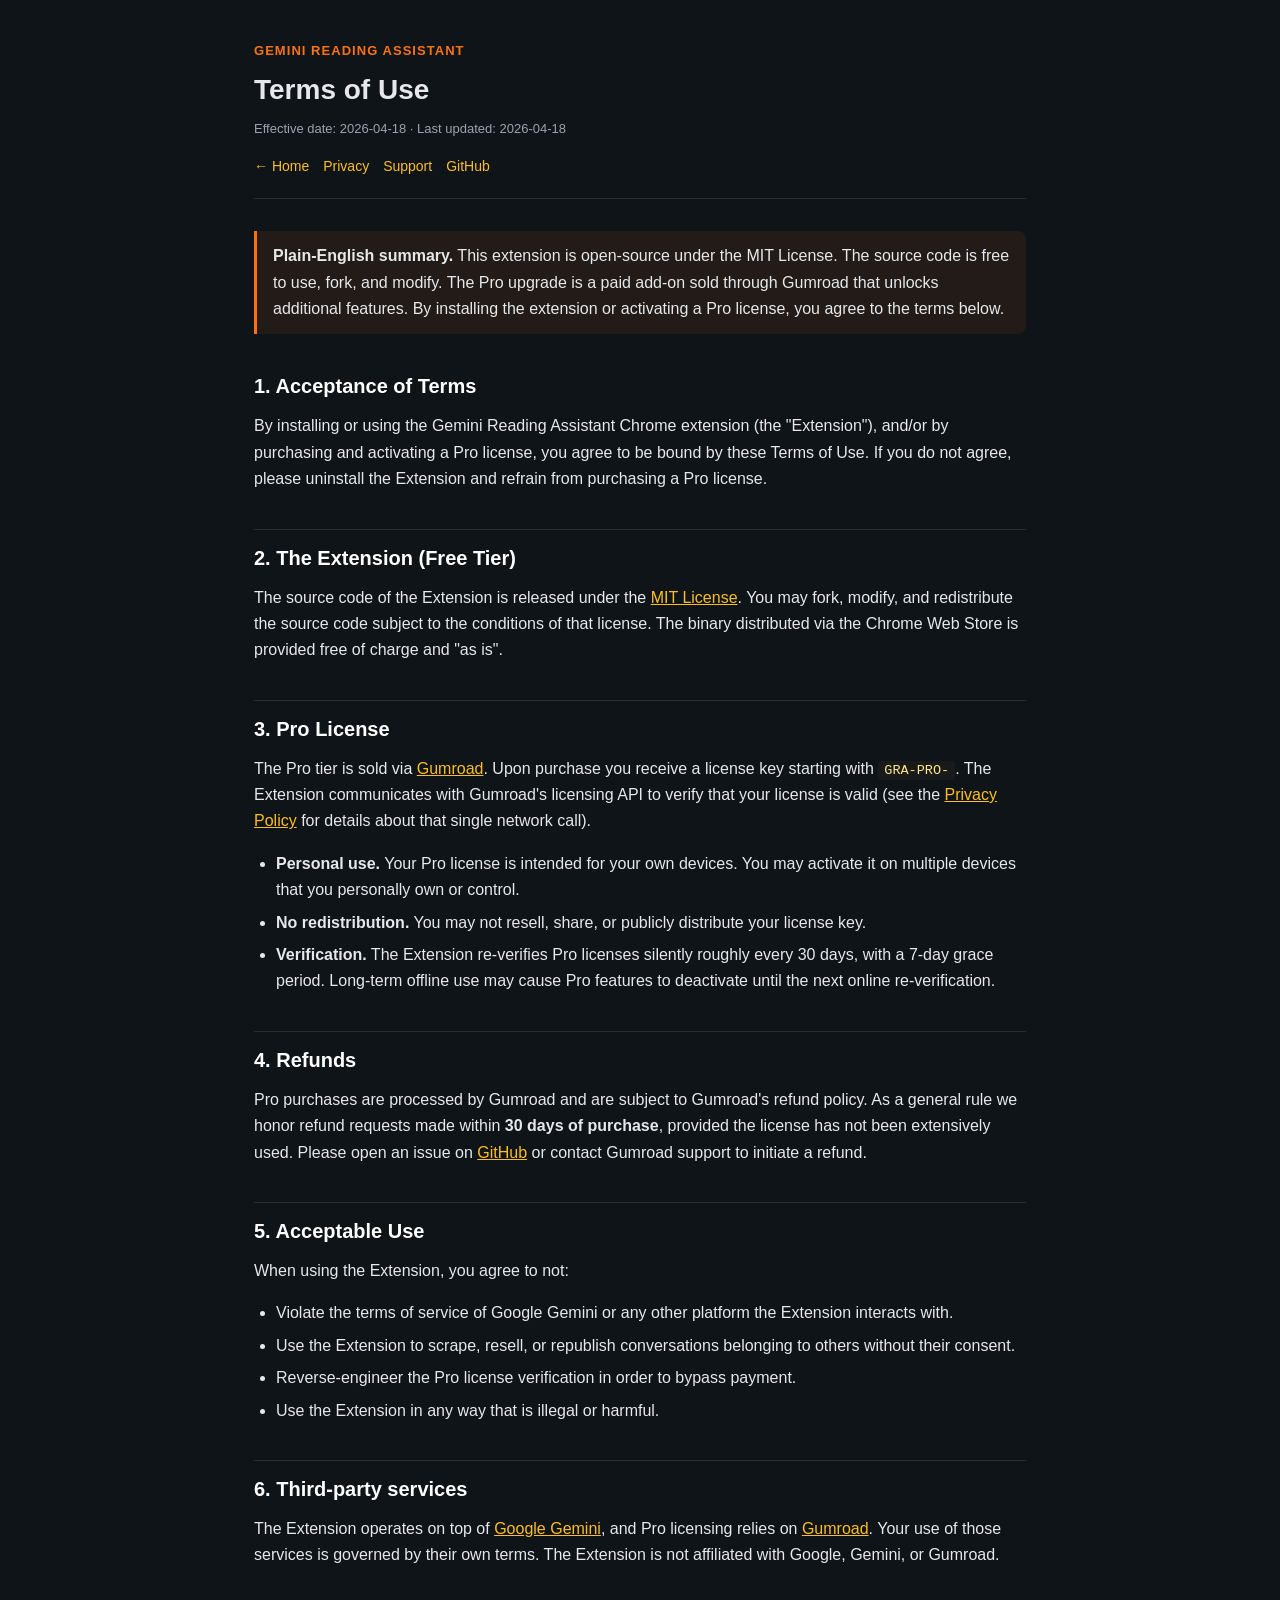
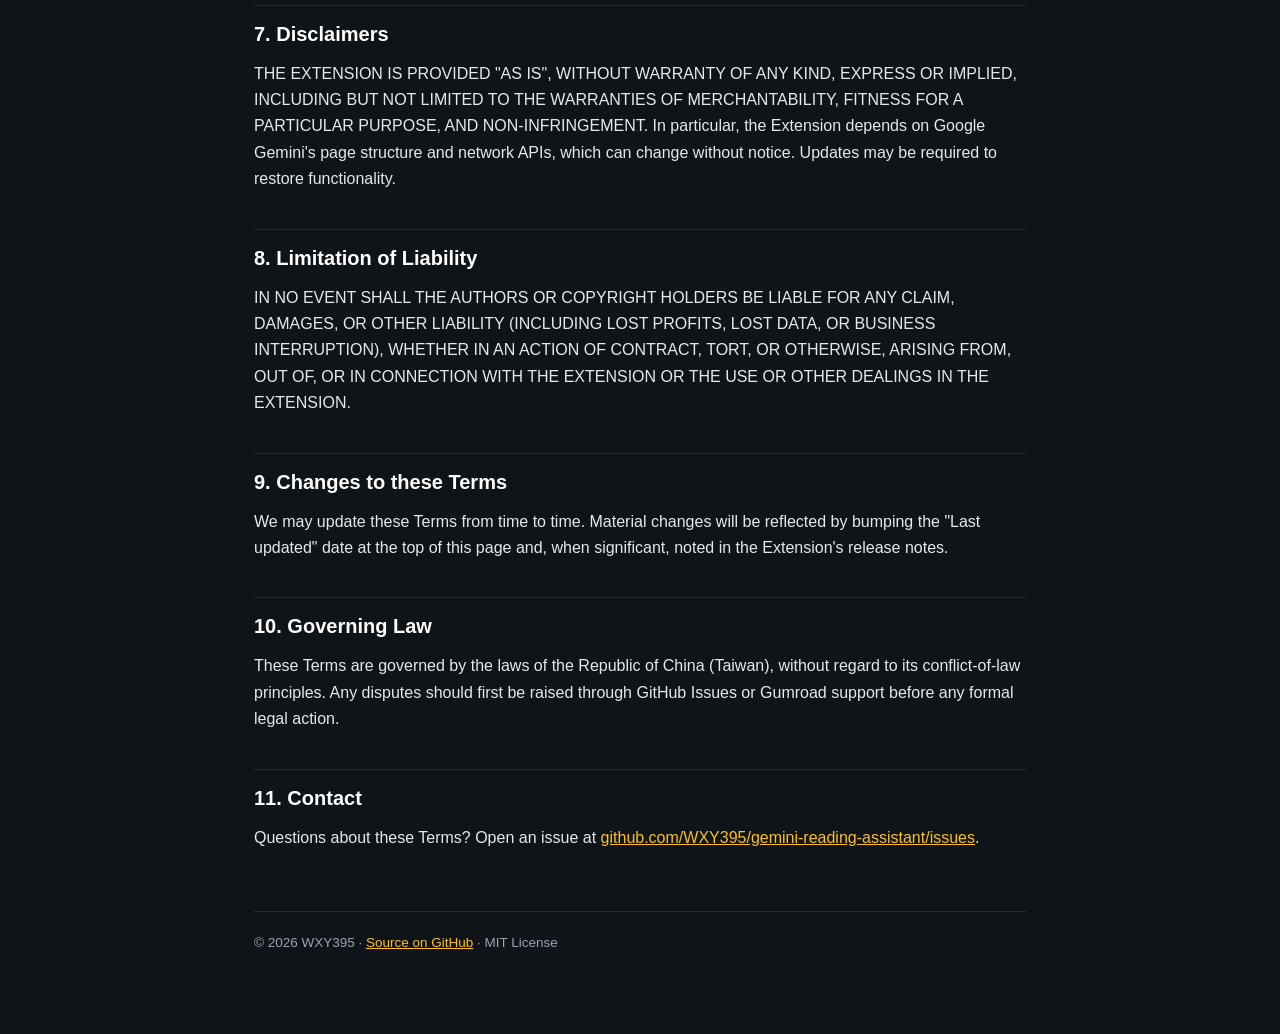
<file: terms.html>
<!DOCTYPE html>
<html lang="en">
<head>
<meta charset="UTF-8">
<meta name="viewport" content="width=device-width,initial-scale=1">
<title>Terms of Use — Gemini Reading Assistant</title>
<meta name="description" content="Terms of use for the Gemini Reading Assistant Chrome extension and Pro license.">
<style>
  :root {
    --bg: #0f1419;
    --panel: #1a1a1a;
    --border: #2a2f36;
    --text: #e6e8eb;
    --muted: #9ca3af;
    --accent: #f97316;
    --link: #fbbf24;
  }
  * { box-sizing: border-box; }
  html, body { margin: 0; padding: 0; }
  body {
    background: var(--bg);
    color: var(--text);
    font-family: -apple-system, BlinkMacSystemFont, "Segoe UI", Roboto, "Helvetica Neue", Arial, "Noto Sans TC", sans-serif;
    line-height: 1.65;
  }
  .wrap { max-width: 820px; margin: 0 auto; padding: 40px 24px 80px; }
  header {
    border-bottom: 1px solid var(--border);
    padding-bottom: 20px;
    margin-bottom: 32px;
  }
  header .eyebrow {
    color: var(--accent);
    font-size: 13px;
    letter-spacing: 0.08em;
    text-transform: uppercase;
    font-weight: 600;
  }
  header h1 { margin: 6px 0 4px; font-size: 28px; font-weight: 700; }
  header .meta { color: var(--muted); font-size: 13px; }
  nav.top {
    margin-top: 16px;
    display: flex;
    gap: 14px;
    flex-wrap: wrap;
    font-size: 14px;
  }
  nav.top a { color: var(--link); text-decoration: none; }
  nav.top a:hover { color: var(--accent); text-decoration: underline; }

  h2 {
    color: #fff;
    font-size: 20px;
    margin-top: 36px;
    margin-bottom: 10px;
    padding-top: 12px;
    border-top: 1px solid var(--border);
  }
  h2:first-of-type { border-top: none; padding-top: 0; }
  p { margin: 10px 0; }
  ul { padding-left: 22px; }
  li { margin: 6px 0; }
  a { color: var(--link); }
  a:hover { color: var(--accent); }
  code { background: var(--panel); padding: 2px 6px; border-radius: 4px; font-size: 13.5px; color: #fde68a; }

  .note {
    background: rgba(249,115,22,0.08);
    border-left: 3px solid var(--accent);
    padding: 12px 16px;
    border-radius: 0 8px 8px 0;
    margin: 16px 0;
    color: var(--text);
  }

  footer {
    margin-top: 60px;
    padding-top: 20px;
    border-top: 1px solid var(--border);
    color: var(--muted);
    font-size: 13.5px;
  }

  @media (max-width: 600px) {
    .wrap { padding: 24px 16px 60px; }
    header h1 { font-size: 22px; }
  }
</style>
</head>
<body>
<div class="wrap">
  <header>
    <div class="eyebrow">Gemini Reading Assistant</div>
    <h1>Terms of Use</h1>
    <div class="meta">Effective date: 2026-04-18 · Last updated: 2026-04-18</div>
    <nav class="top">
      <a href="./index.html">← Home</a>
      <a href="./privacy.html">Privacy</a>
      <a href="./support.html">Support</a>
      <a href="https://github.com/WXY395/gemini-reading-assistant">GitHub</a>
    </nav>
  </header>

  <div class="note">
    <strong>Plain-English summary.</strong> This extension is open-source under
    the MIT License. The source code is free to use, fork, and modify. The Pro
    upgrade is a paid add-on sold through Gumroad that unlocks additional
    features. By installing the extension or activating a Pro license, you
    agree to the terms below.
  </div>

  <h2>1. Acceptance of Terms</h2>
  <p>
    By installing or using the Gemini Reading Assistant Chrome extension
    (the "Extension"), and/or by purchasing and activating a Pro license, you
    agree to be bound by these Terms of Use. If you do not agree, please
    uninstall the Extension and refrain from purchasing a Pro license.
  </p>

  <h2>2. The Extension (Free Tier)</h2>
  <p>
    The source code of the Extension is released under the
    <a href="https://github.com/WXY395/gemini-reading-assistant/blob/main/LICENSE">MIT License</a>.
    You may fork, modify, and redistribute the source code subject to the
    conditions of that license. The binary distributed via the Chrome Web
    Store is provided free of charge and "as is".
  </p>

  <h2>3. Pro License</h2>
  <p>
    The Pro tier is sold via <a href="https://gumroad.com/l/hsiowq">Gumroad</a>.
    Upon purchase you receive a license key starting with <code>GRA-PRO-</code>.
    The Extension communicates with Gumroad's licensing API to verify that
    your license is valid (see the <a href="./privacy.html">Privacy Policy</a>
    for details about that single network call).
  </p>
  <ul>
    <li><strong>Personal use.</strong> Your Pro license is intended for your
      own devices. You may activate it on multiple devices that you
      personally own or control.</li>
    <li><strong>No redistribution.</strong> You may not resell, share, or
      publicly distribute your license key.</li>
    <li><strong>Verification.</strong> The Extension re-verifies Pro licenses
      silently roughly every 30 days, with a 7-day grace period. Long-term
      offline use may cause Pro features to deactivate until the next
      online re-verification.</li>
  </ul>

  <h2>4. Refunds</h2>
  <p>
    Pro purchases are processed by Gumroad and are subject to Gumroad's
    refund policy. As a general rule we honor refund requests made within
    <strong>30 days of purchase</strong>, provided the license has not been
    extensively used. Please open an issue on
    <a href="https://github.com/WXY395/gemini-reading-assistant/issues">GitHub</a>
    or contact Gumroad support to initiate a refund.
  </p>

  <h2>5. Acceptable Use</h2>
  <p>When using the Extension, you agree to not:</p>
  <ul>
    <li>Violate the terms of service of Google Gemini or any other platform
      the Extension interacts with.</li>
    <li>Use the Extension to scrape, resell, or republish conversations
      belonging to others without their consent.</li>
    <li>Reverse-engineer the Pro license verification in order to bypass
      payment.</li>
    <li>Use the Extension in any way that is illegal or harmful.</li>
  </ul>

  <h2>6. Third-party services</h2>
  <p>
    The Extension operates on top of
    <a href="https://gemini.google.com">Google Gemini</a>, and Pro licensing
    relies on <a href="https://gumroad.com">Gumroad</a>. Your use of those
    services is governed by their own terms. The Extension is not affiliated
    with Google, Gemini, or Gumroad.
  </p>

  <h2>7. Disclaimers</h2>
  <p>
    THE EXTENSION IS PROVIDED "AS IS", WITHOUT WARRANTY OF ANY KIND, EXPRESS
    OR IMPLIED, INCLUDING BUT NOT LIMITED TO THE WARRANTIES OF MERCHANTABILITY,
    FITNESS FOR A PARTICULAR PURPOSE, AND NON-INFRINGEMENT. In particular, the
    Extension depends on Google Gemini's page structure and network APIs,
    which can change without notice. Updates may be required to restore
    functionality.
  </p>

  <h2>8. Limitation of Liability</h2>
  <p>
    IN NO EVENT SHALL THE AUTHORS OR COPYRIGHT HOLDERS BE LIABLE FOR ANY
    CLAIM, DAMAGES, OR OTHER LIABILITY (INCLUDING LOST PROFITS, LOST DATA,
    OR BUSINESS INTERRUPTION), WHETHER IN AN ACTION OF CONTRACT, TORT, OR
    OTHERWISE, ARISING FROM, OUT OF, OR IN CONNECTION WITH THE EXTENSION OR
    THE USE OR OTHER DEALINGS IN THE EXTENSION.
  </p>

  <h2>9. Changes to these Terms</h2>
  <p>
    We may update these Terms from time to time. Material changes will be
    reflected by bumping the "Last updated" date at the top of this page and,
    when significant, noted in the Extension's release notes.
  </p>

  <h2>10. Governing Law</h2>
  <p>
    These Terms are governed by the laws of the Republic of China (Taiwan),
    without regard to its conflict-of-law principles. Any disputes should
    first be raised through GitHub Issues or Gumroad support before any
    formal legal action.
  </p>

  <h2>11. Contact</h2>
  <p>
    Questions about these Terms? Open an issue at
    <a href="https://github.com/WXY395/gemini-reading-assistant/issues">
    github.com/WXY395/gemini-reading-assistant/issues</a>.
  </p>

  <footer>
    © 2026 WXY395 · <a href="https://github.com/WXY395/gemini-reading-assistant">Source on GitHub</a> · MIT License
  </footer>
</div>
</body>
</html>
</file>
<file: popup.css>
/* Gemini Reading Assistant - Popup Styles
 * ---------------------------------------
 * 簡潔、易讀的控制面板樣式，只提供 V1 需要的基礎外觀。
 */

 :root {
  color-scheme: light dark;
}

body {
  margin: 0;
  padding: 12px 14px;
  width: 320px;
  box-sizing: border-box;

  font-family: system-ui, -apple-system, BlinkMacSystemFont, "Segoe UI",
    sans-serif;
  font-size: 13px;

  background: #0f172a;
  color: #e5e7eb;
}

.gra-popup-header {
  display: flex;
  flex-direction: column;
  gap: 2px;
  margin-bottom: 10px;
}

.gra-popup-header__title {
  font-size: 14px;
  font-weight: 600;
}

.gra-popup-header__subtitle {
  font-size: 11px;
  color: #9ca3af;
}

.gra-popup-main {
  display: flex;
  flex-direction: column;
  gap: 8px;
}

.gra-popup-divider {
  border: none;
  border-top: 1px solid #1f2933;
  margin: 8px 0;
}

.gra-popup-section {
  display: flex;
  flex-direction: column;
  gap: 6px;
}

.gra-popup-section__title {
  font-size: 11px;
  text-transform: uppercase;
  letter-spacing: 0.08em;
  color: #9ca3af;
}

.gra-popup-footer {
  margin-top: 8px;
}

.gra-popup-footer__hint {
  display: block;
  font-size: 10px;
  color: #6b7280;
}

/* ---- 知識卡片（Phase 1）-------------------------------------------------- */

.gra-popup-cards__header {
  margin-top: 4px;
}

.gra-popup-cards__title {
  font-size: 11px;
  text-transform: uppercase;
  letter-spacing: 0.08em;
  color: #9ca3af;
}

.gra-popup-cards__search {
  width: 100%;
  box-sizing: border-box;
  padding: 6px 8px;
  border-radius: 6px;
  border: 1px solid #334155;
  background: #020617;
  color: #e5e7eb;
  font-size: 12px;
  font-family: inherit;
}

.gra-popup-cards__search::placeholder {
  color: #64748b;
}

.gra-popup-cards__list {
  max-height: 160px;
  overflow-y: auto;
  display: flex;
  flex-direction: column;
  gap: 6px;
  font-size: 11px;
}

.gra-popup-cards__empty {
  color: #64748b;
  padding: 4px 0;
}

.gra-popup-cards__row {
  padding: 6px 8px;
  border-radius: 6px;
  background: rgba(30, 41, 59, 0.6);
  border: 1px solid #1e293b;
}

.gra-popup-cards__text {
  color: #e5e7eb;
  line-height: 1.35;
  word-break: break-word;
}

.gra-popup-cards__meta {
  margin-top: 4px;
  font-size: 10px;
  color: #94a3b8;
}

/* ---- Toggle Switch ------------------------------------------------------- */

.gra-toggle {
  display: flex;
  align-items: center;
  justify-content: space-between;
  gap: 12px;
}

.gra-toggle--sm {
  font-size: 12px;
}

.gra-toggle__label {
  flex: 1;
}

.gra-toggle__input {
  position: absolute;
  opacity: 0;
  pointer-events: none;
}

.gra-toggle__slider {
  position: relative;
  width: 34px;
  height: 18px;
  border-radius: 999px;
  background: #374151;
  cursor: pointer;
  flex-shrink: 0;
  transition: background 0.18s ease-out, box-shadow 0.18s ease-out;
  box-shadow: 0 0 0 1px rgba(148, 163, 184, 0.6);
}

.gra-toggle__slider::before {
  content: "";
  position: absolute;
  top: 2px;
  left: 2px;
  width: 14px;
  height: 14px;
  border-radius: 999px;
  background: #e5e7eb;
  box-shadow: 0 1px 2px rgba(15, 23, 42, 0.7);
  transition: transform 0.18s ease-out;
}

.gra-toggle__input:checked + .gra-toggle__slider {
  background: #22c55e;
  box-shadow: 0 0 0 1px rgba(34, 197, 94, 0.9);
}

.gra-toggle__input:checked + .gra-toggle__slider::before {
  transform: translateX(16px);
}

/* ---- Popup Button ------------------------------------------------------- */

.gra-popup-btn {
  padding: 6px 10px;
  border-radius: 6px;
  border: 1px solid rgba(148, 163, 184, 0.4);
  background: rgba(59, 130, 246, 0.2);
  color: #93c5fd;
  font-size: 12px;
  cursor: pointer;
  font-family: inherit;
}

.gra-popup-btn:hover:not(:disabled) {
  background: rgba(59, 130, 246, 0.3);
}

.gra-popup-btn:disabled {
  opacity: 0.5;
  cursor: not-allowed;
}

.gra-popup-btn--sm {
  font-size: 11px;
  padding: 4px 8px;
  align-self: flex-start;
}

/* ---- Pro License Link ---------------------------------------------------- */
.gra-popup-link--pro {
  font-size: 11px;
  color: #8ab4f8;
  text-decoration: none;
  align-self: center;
  margin-left: 6px;
}
.gra-popup-link--pro:hover {
  text-decoration: underline;
  color: #aecbfa;
}

/* ---- Conversation Journal ------------------------------------------------ */

.gra-popup-journal {
  margin-top: 8px;
  padding-top: 8px;
  border-top: 1px solid #1f2933;
}

.gra-popup-journal__header {
  display: flex;
  align-items: center;
  justify-content: space-between;
  gap: 8px;
  margin-bottom: 6px;
}

.gra-popup-journal__actions {
  display: flex;
  gap: 6px;
  flex-shrink: 0;
}

.gra-popup-journal__export {
  display: flex;
  gap: 6px;
  margin-top: 6px;
  flex-wrap: wrap;
}

.gra-popup-btn--secondary {
  background: rgba(107, 114, 128, 0.25);
  color: #9ca3af;
}

.gra-popup-btn--secondary:hover:not(:disabled) {
  background: rgba(107, 114, 128, 0.35);
}

.gra-popup-journal__title {
  font-size: 11px;
  font-weight: 600;
  text-transform: uppercase;
  letter-spacing: 0.06em;
  color: #9ca3af;
}

.gra-popup-journal__status {
  display: flex;
  flex-direction: column;
  gap: 2px;
}

.gra-popup-journal__row {
  display: flex;
  justify-content: space-between;
  gap: 8px;
  font-size: 10px;
}

.gra-popup-journal__label {
  color: #6b7280;
  flex-shrink: 0;
}

.gra-popup-journal__value {
  color: #d1d5db;
  text-align: right;
  word-break: break-all;
}

/* ---- Data Export / Import ------------------------------------------------- */

.gra-popup-data-io {
  margin-top: 8px;
  padding-top: 8px;
  border-top: 1px solid #1f2933;
}

.gra-popup-data-io__header {
  margin-bottom: 6px;
}

.gra-popup-data-io__title {
  font-size: 11px;
  font-weight: 600;
  text-transform: uppercase;
  letter-spacing: 0.06em;
  color: #9ca3af;
}

.gra-popup-data-io__actions {
  display: flex;
  gap: 6px;
  flex-wrap: wrap;
}

.gra-popup-data-io__status {
  font-size: 10px;
  color: #6b7280;
  margin-top: 4px;
  min-height: 14px;
}

.gra-popup-data-io__status--success {
  color: #22c55e;
}

.gra-popup-data-io__status--error {
  color: #ef4444;
}

/* ---- Screenshot ---------------------------------------------------------- */

.gra-popup-screenshot {
  margin-top: 8px;
  padding-top: 8px;
  border-top: 1px solid #1f2933;
}

.gra-popup-screenshot__header {
  margin-bottom: 6px;
  display: flex;
  align-items: center;
  justify-content: space-between;
}

.gra-popup-screenshot__shortcut {
  font-size: 10px;
  color: #6b7280;
  background: #1f2933;
  padding: 2px 6px;
  border-radius: 3px;
  font-family: monospace;
}

.gra-popup-screenshot__title {
  font-size: 11px;
  font-weight: 600;
  text-transform: uppercase;
  letter-spacing: 0.06em;
  color: #9ca3af;
}

.gra-popup-screenshot__actions {
  display: flex;
  gap: 6px;
  flex-wrap: wrap;
}

/* ---- Diagnostics --------------------------------------------------------- */

.gra-popup-diagnostics {
  margin-top: 12px;
  padding-top: 10px;
  border-top: 1px solid #1f2933;
}

.gra-popup-diagnostics__header {
  display: flex;
  align-items: center;
  justify-content: space-between;
  gap: 8px;
  margin-bottom: 6px;
}

.gra-popup-diagnostics__title {
  font-size: 11px;
  font-weight: 600;
  text-transform: uppercase;
  letter-spacing: 0.06em;
  color: #9ca3af;
}

.gra-popup-diagnostics__content {
  display: flex;
  flex-direction: column;
  gap: 2px;
}

.gra-popup-diagnostics__row {
  display: flex;
  justify-content: space-between;
  gap: 8px;
  font-size: 10px;
}

.gra-popup-diagnostics__label {
  color: #6b7280;
  flex-shrink: 0;
}

.gra-popup-diagnostics__value {
  color: #d1d5db;
  text-align: right;
  word-break: break-all;
}

/* ---- Pro License UI ---- */
.gra-popup-license__prompt-row {
  margin-top: 8px;
}

.gra-popup-textarea {
  width: 100%;
  padding: 6px 8px;
  background: #1e293b;
  border: 1px solid #334155;
  border-radius: 6px;
  color: #e2e8f0;
  font-size: 11px;
  font-family: inherit;
  resize: vertical;
  min-height: 48px;
}

.gra-popup-textarea:focus {
  outline: none;
  border-color: #6366f1;
}

.gra-popup-hint {
  font-size: 10px;
  color: #64748b;
  margin-top: 3px;
}
</file>
